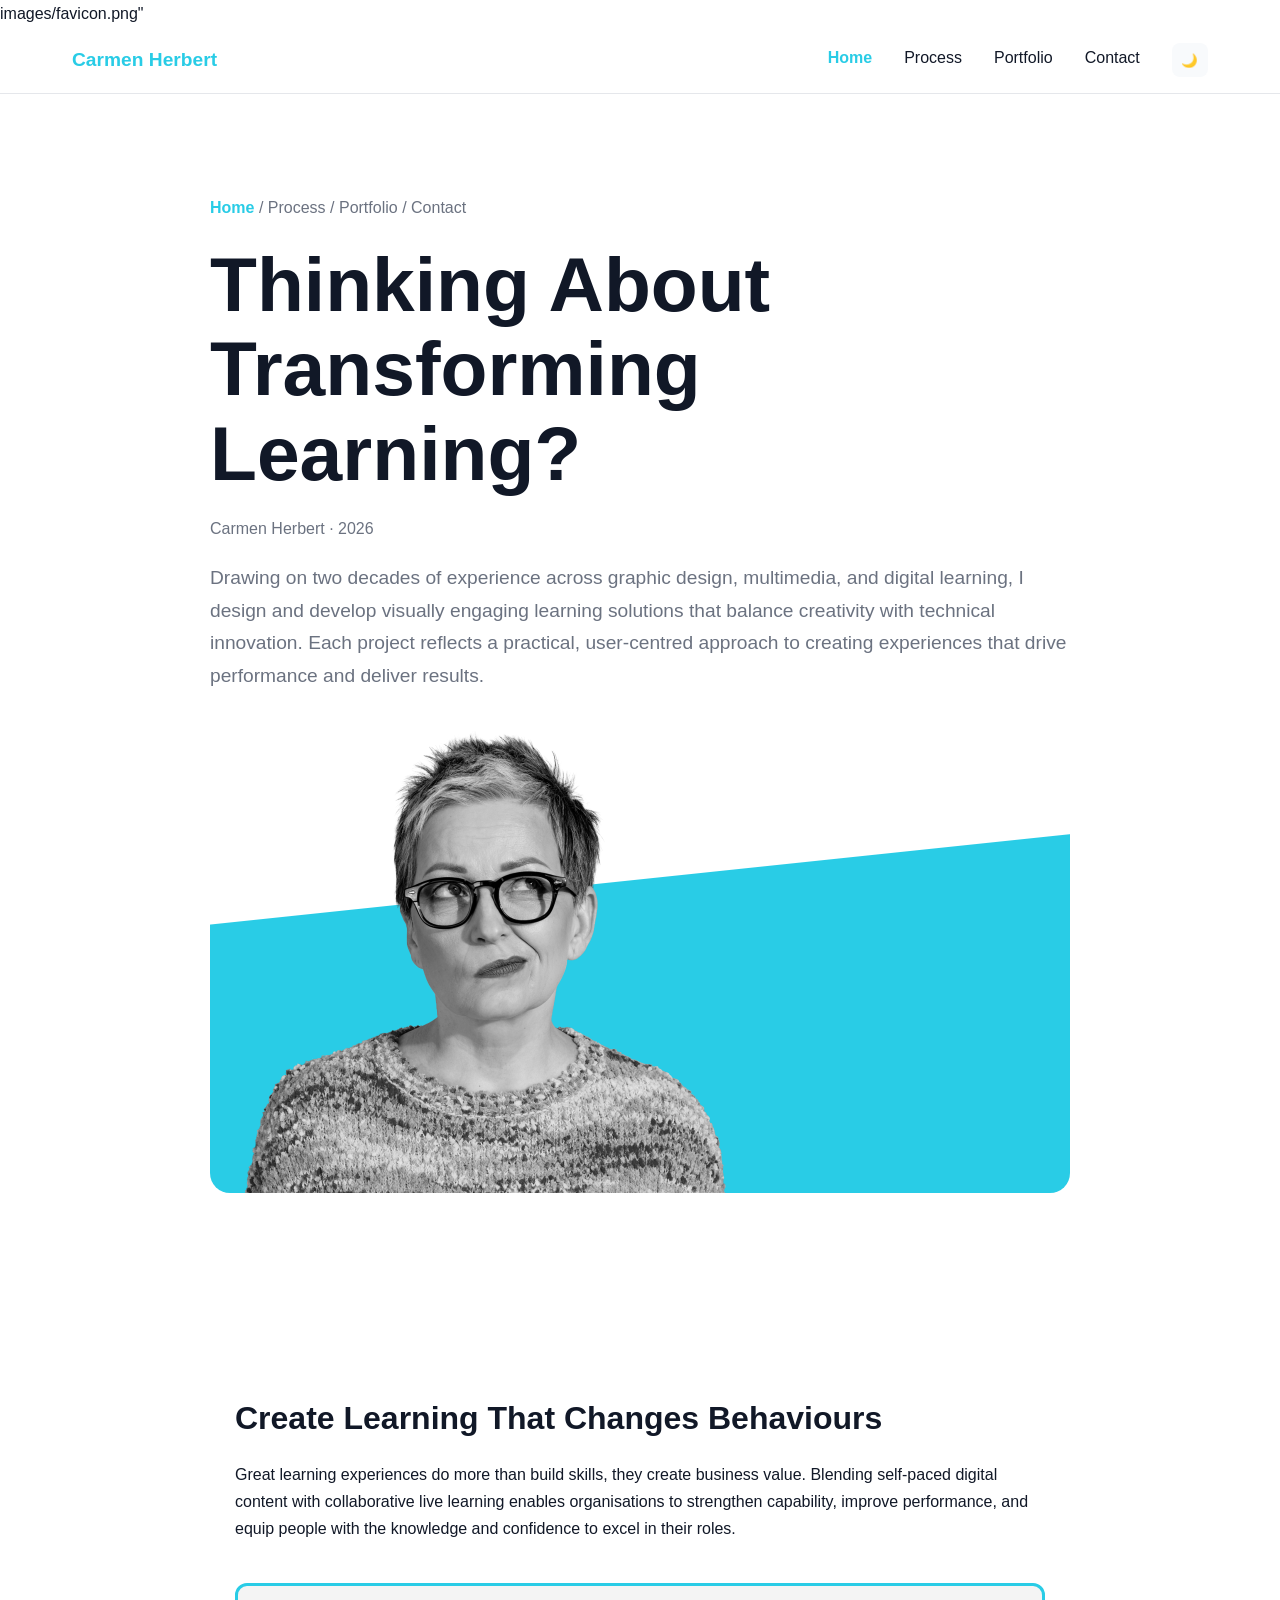
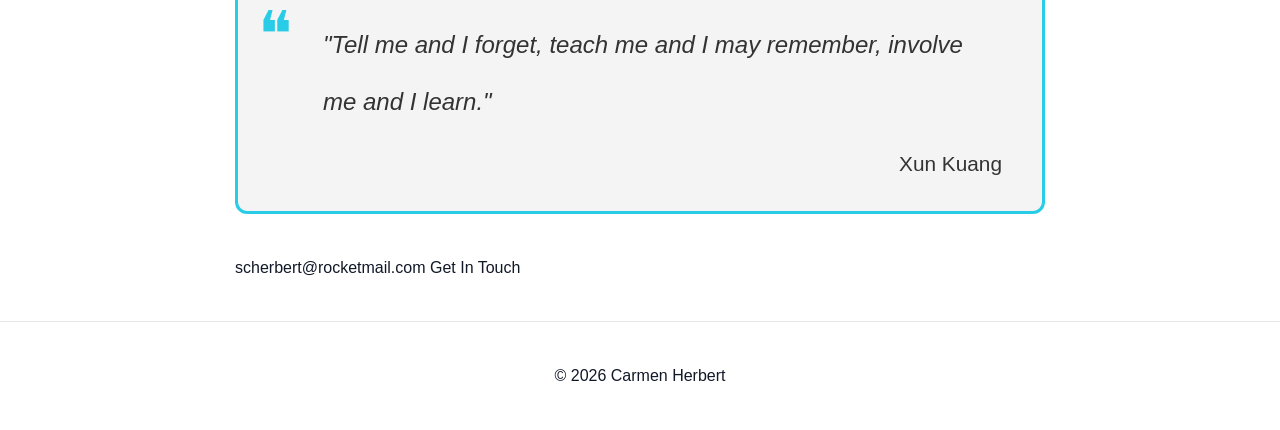
<file: index.html>
<!DOCTYPE html>
<html lang="en">
<head>
<meta charset="UTF-8">
<meta name="viewport" content="width=device-width, initial-scale=1.0">

<title>Carmen Herbert | Learning Experience Portfolio</title>
<link>images/favicon.png"</link>
<style>

:root{
    --bg:#ffffff;
    --text:#111827;
    --muted:#6b7280;
    --card:#f8fafc;
    --border:#e5e7eb;
}

.dark{
    --bg:#0f172a;
    --text:#f8fafc;
    --muted:#94a3b8;
    --card:#1e293b;
    --border:#334155;
}

*{
    margin:0;
    padding:0;
    box-sizing:border-box;
}

html{
    scroll-behavior:smooth;
}

body{
    font-family:Arial, Helvetica, sans-serif;
    background:var(--bg);
    color:var(--text);
    line-height:1.7;
    transition:.3s ease;
}

/* NAVIGATION */

.menu a{
    text-decoration:none;
    color:var(--muted);
    padding-bottom:5px;
}

.menu a:hover{
    color:var(--text);
}

.menu a.active{
    color:#29cce6;
    font-weight:700;
}

.menu a{
    text-decoration:none;
    color:var(--text);
    transition:.3s;
}

.menu a:hover{
    color:#29cce6;
}

header{
    position:sticky;
    top:0;
    background:var(--bg);
    border-bottom:1px solid var(--border);
    z-index:1000;
}

.nav{
    max-width:1200px;
    margin:auto;
    padding:1rem 2rem;

    display:flex;
    justify-content:space-between;
    align-items:center;
}

.logo{
    font-weight:bold;
    font-size:1.2rem;
    color:#29cce6;
}

.menu{
    display:flex;
    align-items:center;
    gap:2rem;
}

.menu a{
    text-decoration:none;
    color:var(--text);
}

.theme-btn{
    border:none;
    background:var(--card);
    color:var(--text);
    padding:.6rem;
    border-radius:8px;
    cursor:pointer;
}

.hamburger{
    display:none;
    background:none;
    border:none;
    color:var(--text);
    font-size:1.5rem;
    cursor:pointer;
}

/* HERO */

.hero{
    max-width:900px;
    margin:auto;
    padding:100px 20px 60px;
}
.hero-image{
    width:100%;
    max-width:1100px;
    height:500px;
    margin:0 auto 50px;

    background-size:cover;
    background-position:center;
    background-repeat:no-repeat;

    border-radius:20px;
}

.home-hero{
    background-image:url('images/home-hero.png');
}

.process-hero{
    background-image:url('images/process-hero.png');
}

.portfolio-hero{
    background-image:url('images/portfolio-hero.png');
}

.contact-hero{
    background-image:url('images/contact-hero.png');
}
    
.breadcrumbs{
    color:var(--muted);
    margin-bottom:20px;
}
.breadcrumbs a{
    color:var(--muted);
    text-decoration:none;
    transition:.3s;
}
.breadcrumbs a:hover{
    color:#29cce6;
}
.breadcrumbs a.active{
    color:#29cce6;
    font-weight:bold;
}

.hero h1{
    font-size:clamp(3rem,6vw,5rem);
    line-height:1.1;
    margin-bottom:20px;
}

.meta{
    color:var(--muted);
    margin-bottom:20px;
}

.intro{
    font-size:1.2rem;
    color:var(--muted);
}

/* CONTENT */

.content{
    max-width:850px;
    margin:auto;
    padding:40px 20px;
}

.content h2{
    margin:3rem 0 1rem;
    font-size:2rem;
}

.content p{
    margin-bottom:1.25rem;
}

.callout{
    background:#f4f4f4;
    border:3px solid #29cce6;
    border-radius:12px;
    padding:30px 40px;
    margin:40px 0;
    position:relative;
}

.callout::before{
    content:"❝";
    position:absolute;
    top:18px;
    left:20px;
    font-size:4rem;
    line-height:1;
    color:#29cce6;
    font-family:Georgia, serif;
}

.callout p:first-of-type{
    margin-left:45px;
    margin-bottom:15px;
    font-size:1.5rem;
    font-style:italic;
    color:#333;
    line-height:2.4;
}

.callout p:last-of-type{
    text-align:right;
    margin-bottom:0;
    font-size:1.3rem;
    color:#333;
}
.portfolio-slider::before,
.portfolio-slider::after {
    content: "";
    position: absolute;
    top: 0;
    width: 120px;
    height: 100%;
    z-index: 2;
}

.portfolio-slider::before {
    left: 0;
    background: linear-gradient(to right, white, transparent);
}

.portfolio-slider::after {
    right: 0;
    background: linear-gradient(to left, white, transparent);
}
/* PLACEHOLDER IMAGES */

.placeholder{
    background:var(--card);
    border:2px dashed var(--border);
    border-radius:20px;

    display:flex;
    justify-content:center;
    align-items:center;

    color:var(--muted);
    font-weight:bold;
    text-align:center;
}

.hero-placeholder{
    height:500px;
    margin:0 auto 50px;
    max-width:1100px;
}

.project-placeholder{
    height:300px;
    margin-bottom:20px;
}

/* PROJECT CARD */

.project-card{
    border:1px solid var(--border);
    border-radius:20px;
    padding:20px;
    margin:40px 0;
    transition:.3s ease;
}

.project-card:hover{
    transform:translateY(-5px);
}

.button{
    display:inline-block;
    background:#2563eb;
    color:white;
    text-decoration:none;
    padding:12px 20px;
    border-radius:10px;
    margin-top:10px;
}

/* CTA */

.cta{
    background:var(--card);
    text-align:center;
    padding:80px 20px;
    margin-top:60px;
}

.cta h2{
    margin-bottom:15px;
}

/* FOOTER */

footer{
    text-align:center;
    padding:40px;
    border-top:1px solid var(--border);
}

/* ANIMATION */

.reveal{
    opacity:0;
    transform:translateY(40px);
    transition:.8s ease;
}

.reveal.active{
    opacity:1;
    transform:translateY(0);
}
/* PORTFOLIO SLIDER */

.portfolio-slider{
    width:100%;
    overflow:hidden;
    position:relative;
    padding:20px 0;
}

.slider-track{
    display:flex;
    gap:20px;
    width:max-content;
    animation:scroll 30s linear infinite;
}
@media(max-width:768px){
    /* PORTFOLIO SLIDER */

.portfolio-slider{
    width:100%;
    overflow:hidden;
    position:relative;
    padding:20px 0;
}

.slider-track{
    display:flex;
    gap:20px;
    width:max-content;
    animation:scroll 30s linear infinite;
}

.slide{
    width:400px;
    height:250px;
    flex-shrink:0;

    background:#d9d9d9;
    border-radius:16px;

    display:flex;
    align-items:center;
    justify-content:center;

    font-weight:bold;
    color:#666;

    box-shadow:0 8px 20px rgba(0,0,0,.15);
}

@keyframes scroll{

    from{
        transform:translateX(0);
    }

    to{
        transform:translateX(-50%);
    }

}
.slide{
    width:400px;
    height:250px;
    flex-shrink:0;

    background:linear-gradient(
        135deg,
        #d9d9d9,
        #bdbdbd
    );

    border-radius:16px;

    display:flex;
    align-items:center;
    justify-content:center;

    font-weight:bold;
    color:#666;

    box-shadow:0 8px 20px rgba(0,0,0,.15);
}

@keyframes scroll{

    from{
        transform:translateX(0);
    }

    to{
        transform:translateX(-50%);
    }

}
    
/* MOBILE */

@media(max-width:768px){

    .hamburger{
        display:block;
    }

    .menu{
        display:none;
        position:absolute;
        top:70px;
        left:0;
        right:0;
        background:var(--bg);
        flex-direction:column;
        padding:2rem;
        border-bottom:1px solid var(--border);
    }

    .menu.active{
        display:flex;
    }

    .hero h1{
        font-size:3rem;
    }
}

</style>

</head>

<body>

<header>

<nav class="nav">

<div class="logo">
Carmen Herbert
</div>

<button id="menu-toggle" class="hamburger">
☰
</button>

<div class="menu" id="menu">

<a href="index.html">Home</a>
<a href="process.html">Process</a>
<a href="portfolio.html">Portfolio</a>
<a href="contact.html">Contact</a>

<button id="theme-toggle" class="theme-btn">
🌙
</button>

</div>

</nav>

</header>

<main>

<section id="home" class="hero reveal">

<div class="breadcrumbs">

<a href="index.html">Home</a>
<span>/</span>

<a href="process.html">Process</a>
<span>/</span>

<a href="portfolio.html">Portfolio</a>
<span>/</span>

<a href="contact.html">Contact</a>

</div>

<h1>
Thinking About Transforming Learning?
</h1>

<div class="meta">
Carmen Herbert · 2026
</div>

<p class="intro">
Drawing on two decades of experience across graphic design, multimedia, and digital learning, I design and develop visually engaging learning solutions that balance creativity with technical innovation. Each project reflects a practical, user-centred approach to creating experiences that drive performance and deliver results.

<div class="hero-image home-hero"></div>
</section>

<section id="process" class="content reveal">

<h2>Create Learning That Changes Behaviours</h2>

<p>
Great learning experiences do more than build skills, they create business value. Blending self-paced digital content with collaborative live learning enables organisations to strengthen capability, improve performance, and equip people with the knowledge and confidence to excel in their roles.
</p>


<div class="callout">

<p>
"Tell me and I forget, teach me and I may remember, involve me and I learn."
</p>
    <p>
Xun Kuang</p>

</div>


scherbert@rocketmail.com
Get In Touch
</a>

</section>

</main>

<footer>

<p>© 2026 Carmen Herbert</p>

</footer>

<script>

/* Dark Mode */

const themeToggle =
document.getElementById("theme-toggle");

themeToggle.addEventListener("click",()=>{

document.body.classList.toggle("dark");

themeToggle.textContent =
document.body.classList.contains("dark")
? "☀️"
: "🌙";

});

/* Mobile Menu */

const menu =
document.getElementById("menu");

document
.getElementById("menu-toggle")
.addEventListener("click",()=>{

menu.classList.toggle("active");

});

/* Active Page */
 

document.addEventListener("DOMContentLoaded", () => {
 
    const currentPage =
        window.location.pathname.split("/").pop() || "index.html";

    document
        .querySelectorAll(".menu a, .breadcrumbs a")
        .forEach(link => {

            const href = link.getAttribute("href");
    
            if (
                href.toLowerCase() ===
                currentPage.toLowerCase()
            ) {
                link.classList.add("active");
            }
        });
});

    
/* Scroll Animation */

const observer =
new IntersectionObserver(entries=>{

entries.forEach(entry=>{

if(entry.isIntersecting){

entry.target.classList.add("active");

}

});

});

document
.querySelectorAll(".reveal")
.forEach(el=>observer.observe(el));

</script>

</body>
</html>
</file>
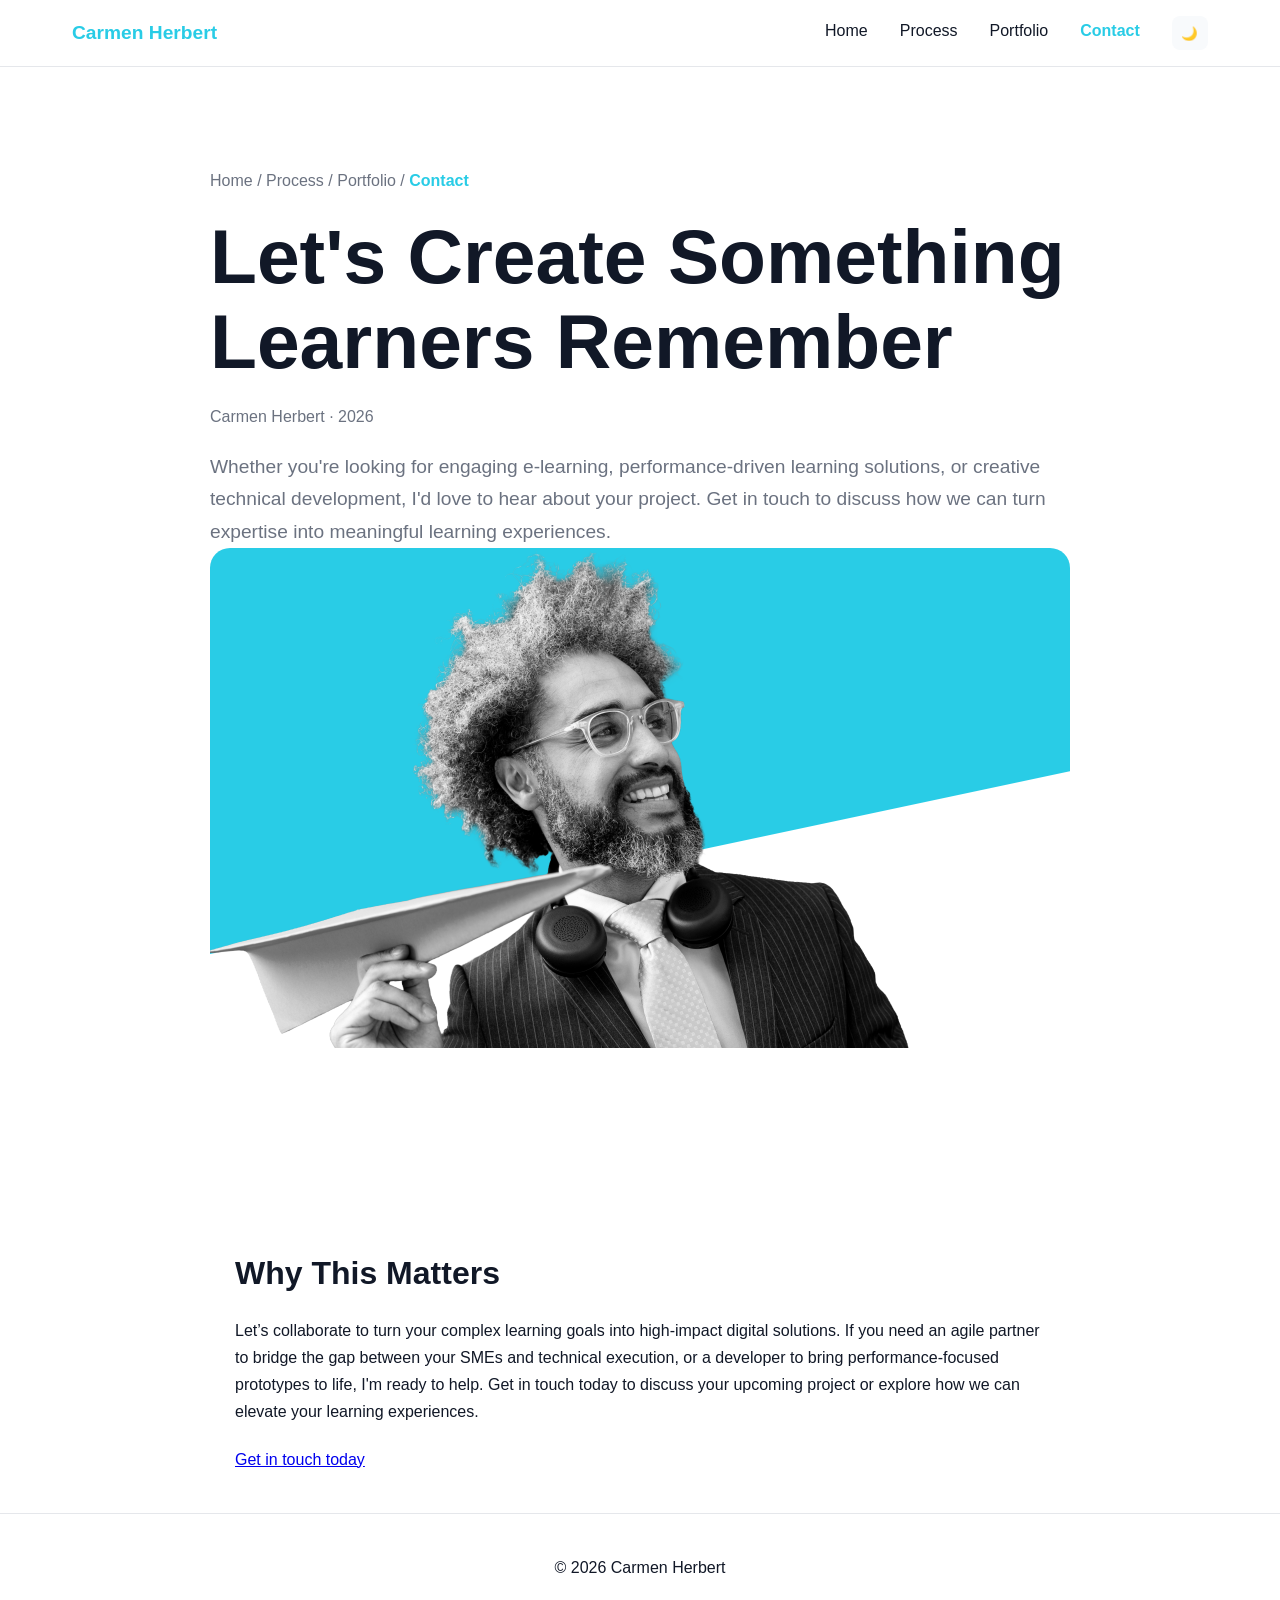
<file: contact.html>
<!DOCTYPE html>
<html lang="en">
<head>
<meta charset="UTF-8">
<meta name="viewport" content="width=device-width, initial-scale=1.0">

<title>Carmen Herbert | Learning Experience Portfolio</title>

<style>

:root{
    --bg:#ffffff;
    --text:#111827;
    --muted:#6b7280;
    --card:#f8fafc;
    --border:#e5e7eb;
}

.dark{
    --bg:#0f172a;
    --text:#f8fafc;
    --muted:#94a3b8;
    --card:#1e293b;
    --border:#334155;
}

*{
    margin:0;
    padding:0;
    box-sizing:border-box;
}

html{
    scroll-behavior:smooth;
}

body{
    font-family:Arial, Helvetica, sans-serif;
    background:var(--bg);
    color:var(--text);
    line-height:1.7;
    transition:.3s ease;
}

/* NAVIGATION */

.menu a{
    text-decoration:none;
    color:var(--muted);
    padding-bottom:5px;
}

.menu a:hover{
    color:var(--text);
}

.menu a.active{
    color:#29cce6;
    font-weight:700;
}

.menu a{
    text-decoration:none;
    color:var(--text);
    transition:.3s;
}

.menu a:hover{
    color:#29cce6;
}

header{
    position:sticky;
    top:0;
    background:var(--bg);
    border-bottom:1px solid var(--border);
    z-index:1000;
}

.nav{
    max-width:1200px;
    margin:auto;
    padding:1rem 2rem;

    display:flex;
    justify-content:space-between;
    align-items:center;
}

.logo{
    font-weight:bold;
    font-size:1.2rem;
    color:#29cce6;
}

.menu{
    display:flex;
    align-items:center;
    gap:2rem;
}

.menu a{
    text-decoration:none;
    color:var(--text);
}

.theme-btn{
    border:none;
    background:var(--card);
    color:var(--text);
    padding:.6rem;
    border-radius:8px;
    cursor:pointer;
}

.hamburger{
    display:none;
    background:none;
    border:none;
    color:var(--text);
    font-size:1.5rem;
    cursor:pointer;
}

/* HERO */

.hero{
    max-width:900px;
    margin:auto;
    padding:100px 20px 60px;
}
.hero-image{
    width:100%;
    max-width:1100px;
    height:500px;
    margin:0 auto 50px;

    background-size:cover;
    background-position:center;
    background-repeat:no-repeat;

    border-radius:20px;
}

.home-hero{
    background-image:url('images/home-hero.png');
}

.process-hero{
    background-image:url('images/process-hero.png');
}

.portfolio-hero{
    background-image:url('images/portfolio-hero.png');
}

.contact-hero{
    background-image:url('images/contact-hero.png');
}
    
.breadcrumbs{
    color:var(--muted);
    margin-bottom:20px;
}
.breadcrumbs a{
    color:var(--muted);
    text-decoration:none;
    transition:.3s;
}
.breadcrumbs a:hover{
    color:#29cce6;
}
.breadcrumbs a.active{
    color:#29cce6;
    font-weight:bold;
}

.hero h1{
    font-size:clamp(3rem,6vw,5rem);
    line-height:1.1;
    margin-bottom:20px;
}

.meta{
    color:var(--muted);
    margin-bottom:20px;
}

.intro{
    font-size:1.2rem;
    color:var(--muted);
}

/* CONTENT */

.content{
    max-width:850px;
    margin:auto;
    padding:40px 20px;
}

.content h2{
    margin:3rem 0 1rem;
    font-size:2rem;
}

.content p{
    margin-bottom:1.25rem;
}

.callout{
    background:var(--card);
    padding:30px;
    border-radius:20px;
    margin:40px 0;
}

/* PLACEHOLDER IMAGES */

.placeholder{
    background:var(--card);
    border:2px dashed var(--border);
    border-radius:20px;

    display:flex;
    justify-content:center;
    align-items:center;

    color:var(--muted);
    font-weight:bold;
    text-align:center;
}

.hero-placeholder{
    height:500px;
    margin:0 auto 50px;
    max-width:1100px;
}

.project-placeholder{
    height:300px;
    margin-bottom:20px;
}

/* PROJECT CARD */

.project-card{
    border:1px solid var(--border);
    border-radius:20px;
    padding:20px;
    margin:40px 0;
    transition:.3s ease;
}

.project-card:hover{
    transform:translateY(-5px);
}

.button{
    display:inline-block;
    background:#2563eb;
    color:white;
    text-decoration:none;
    padding:12px 20px;
    border-radius:10px;
    margin-top:10px;
}

/* CTA */

.cta{
    background:var(--card);
    text-align:center;
    padding:80px 20px;
    margin-top:60px;
}

.cta h2{
    margin-bottom:15px;
}

/* FOOTER */

footer{
    text-align:center;
    padding:40px;
    border-top:1px solid var(--border);
}

/* ANIMATION */

.reveal{
    opacity:0;
    transform:translateY(40px);
    transition:.8s ease;
}

.reveal.active{
    opacity:1;
    transform:translateY(0);
}

/* MOBILE */

@media(max-width:768px){

    .hamburger{
        display:block;
    }

    .menu{
        display:none;
        position:absolute;
        top:70px;
        left:0;
        right:0;
        background:var(--bg);
        flex-direction:column;
        padding:2rem;
        border-bottom:1px solid var(--border);
    }

    .menu.active{
        display:flex;
    }

    .hero h1{
        font-size:3rem;
    }
}

</style>

</head>

<body>

<header>

<nav class="nav">

<div class="logo">
Carmen Herbert
</div>

<button id="menu-toggle" class="hamburger">
☰
</button>

<div class="menu" id="menu">

<a href="index.html">Home</a>
<a href="process.html">Process</a>
<a href="portfolio.html">Portfolio</a>
<a href="contact.html">Contact</a>

<button id="theme-toggle" class="theme-btn">
🌙
</button>

</div>

</nav>

</header>

<main>

<section id="home" class="hero reveal">

<div class="breadcrumbs">

<a href="index.html">Home</a>
<span>/</span>

<a href="process.html">Process</a>
<span>/</span>

<a href="portfolio.html">Portfolio</a>
<span>/</span>

<a href="contact.html">Contact</a>

</div>

<h1>
Let's Create Something Learners Remember
</h1>

<div class="meta">
Carmen Herbert · 2026
</div>

<p class="intro">
Whether you're looking for engaging e-learning, performance-driven learning solutions, or creative technical development, I'd love to hear about your project. Get in touch to discuss how we can turn expertise into meaningful learning experiences.
</p>

    
<div class="hero-image contact-hero"></div>
</section>



<section id="process" class="content reveal">

<h2>Why This Matters</h2>

<p>
Let’s collaborate to turn your complex learning goals into high-impact digital solutions. If you need an agile partner to bridge the gap between your SMEs and technical execution, or a developer to bring performance-focused prototypes to life, I'm ready to help. Get in touch today to discuss your upcoming project or explore how we can elevate your learning experiences.
</p>



<a href="mailto:scherbert@rocketmail.com">Get in touch today</a>
</a>

</section>

</main>

<footer>

<p>© 2026 Carmen Herbert</p>

</footer>

<script>

/* Dark Mode */

const themeToggle =
document.getElementById("theme-toggle");

themeToggle.addEventListener("click",()=>{

document.body.classList.toggle("dark");

themeToggle.textContent =
document.body.classList.contains("dark")
? "☀️"
: "🌙";

});

/* Mobile Menu */

const menu =
document.getElementById("menu");

document
.getElementById("menu-toggle")
.addEventListener("click",()=>{

menu.classList.toggle("active");

});

/* Active Page */
 

document.addEventListener("DOMContentLoaded", () => {
 
    const currentPage =
        window.location.pathname.split("/").pop() || "index.html";

    document
        .querySelectorAll(".menu a, .breadcrumbs a")
        .forEach(link => {

            const href = link.getAttribute("href");
    
            if (
                href.toLowerCase() ===
                currentPage.toLowerCase()
            ) {
                link.classList.add("active");
            }
        });
});

    
/* Scroll Animation */

const observer =
new IntersectionObserver(entries=>{

entries.forEach(entry=>{

if(entry.isIntersecting){

entry.target.classList.add("active");

}

});

});

document
.querySelectorAll(".reveal")
.forEach(el=>observer.observe(el));

</script>

</body>
</html>
</file>
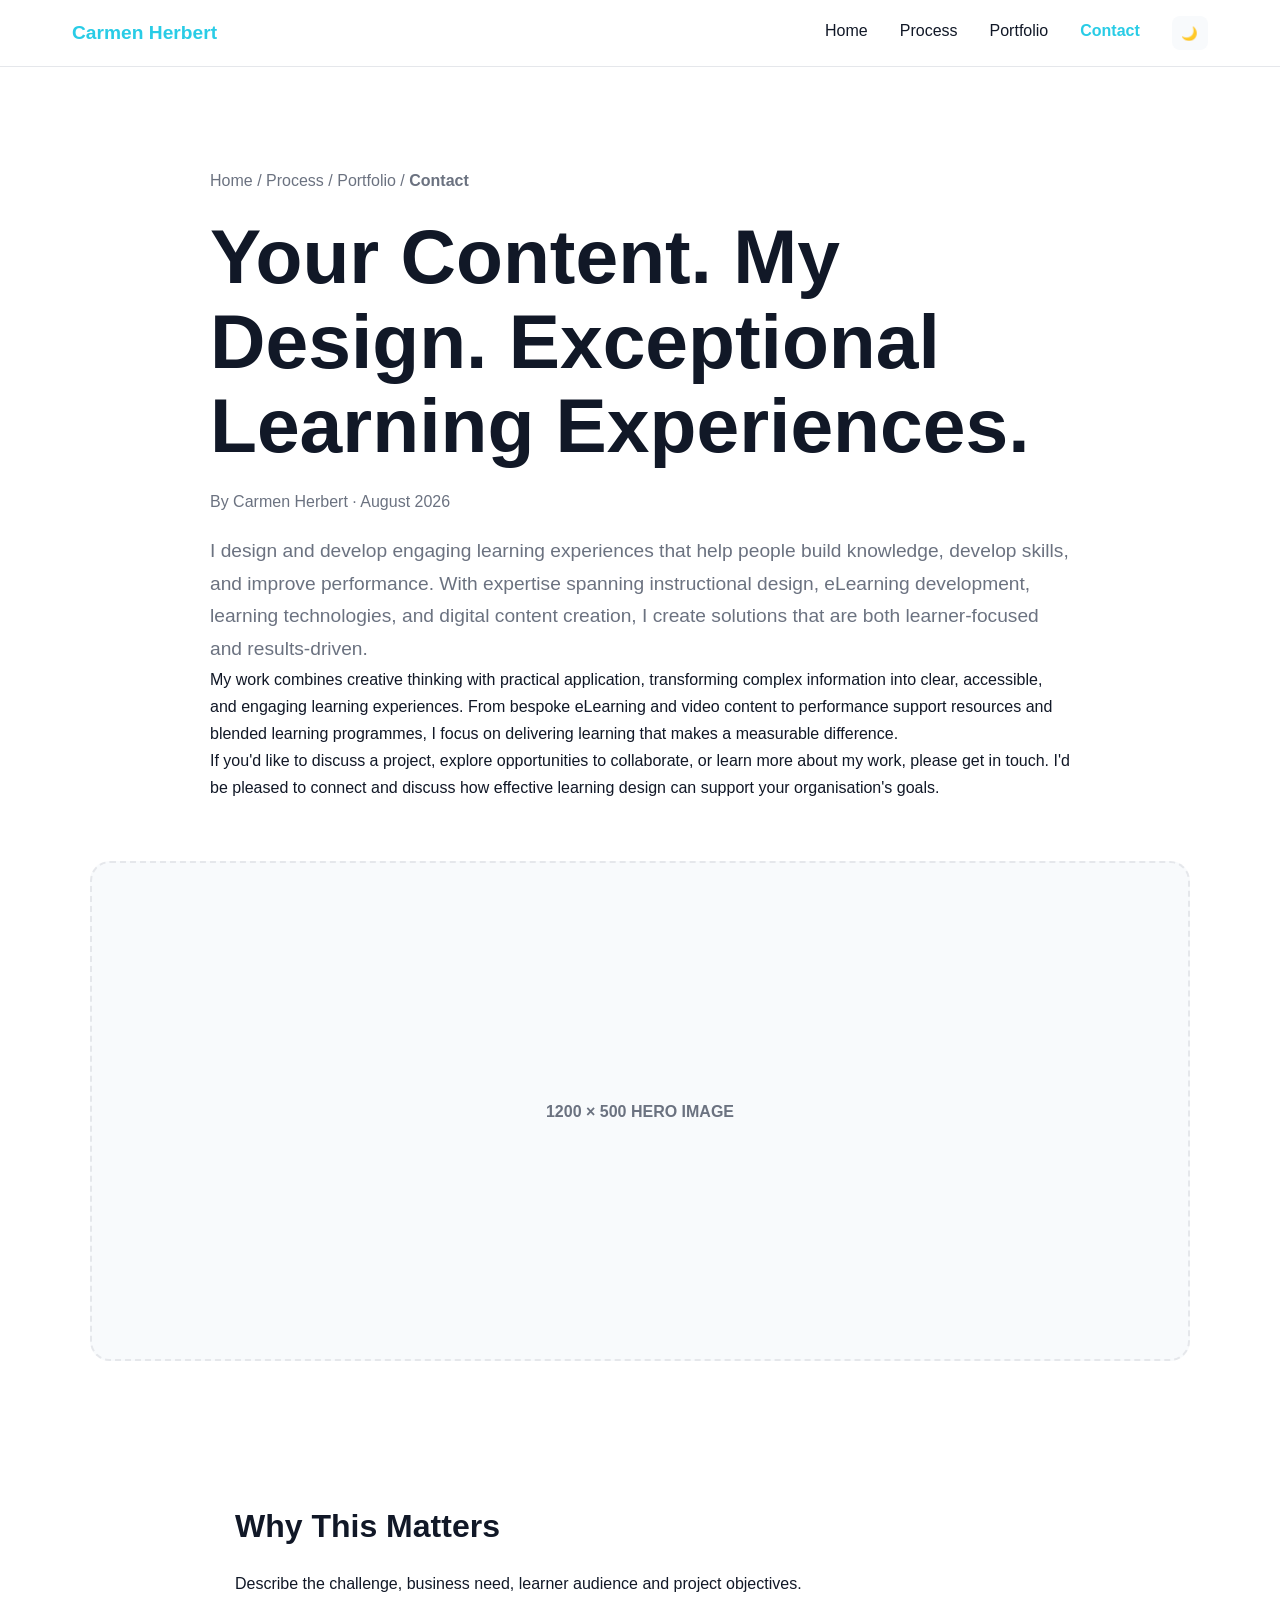
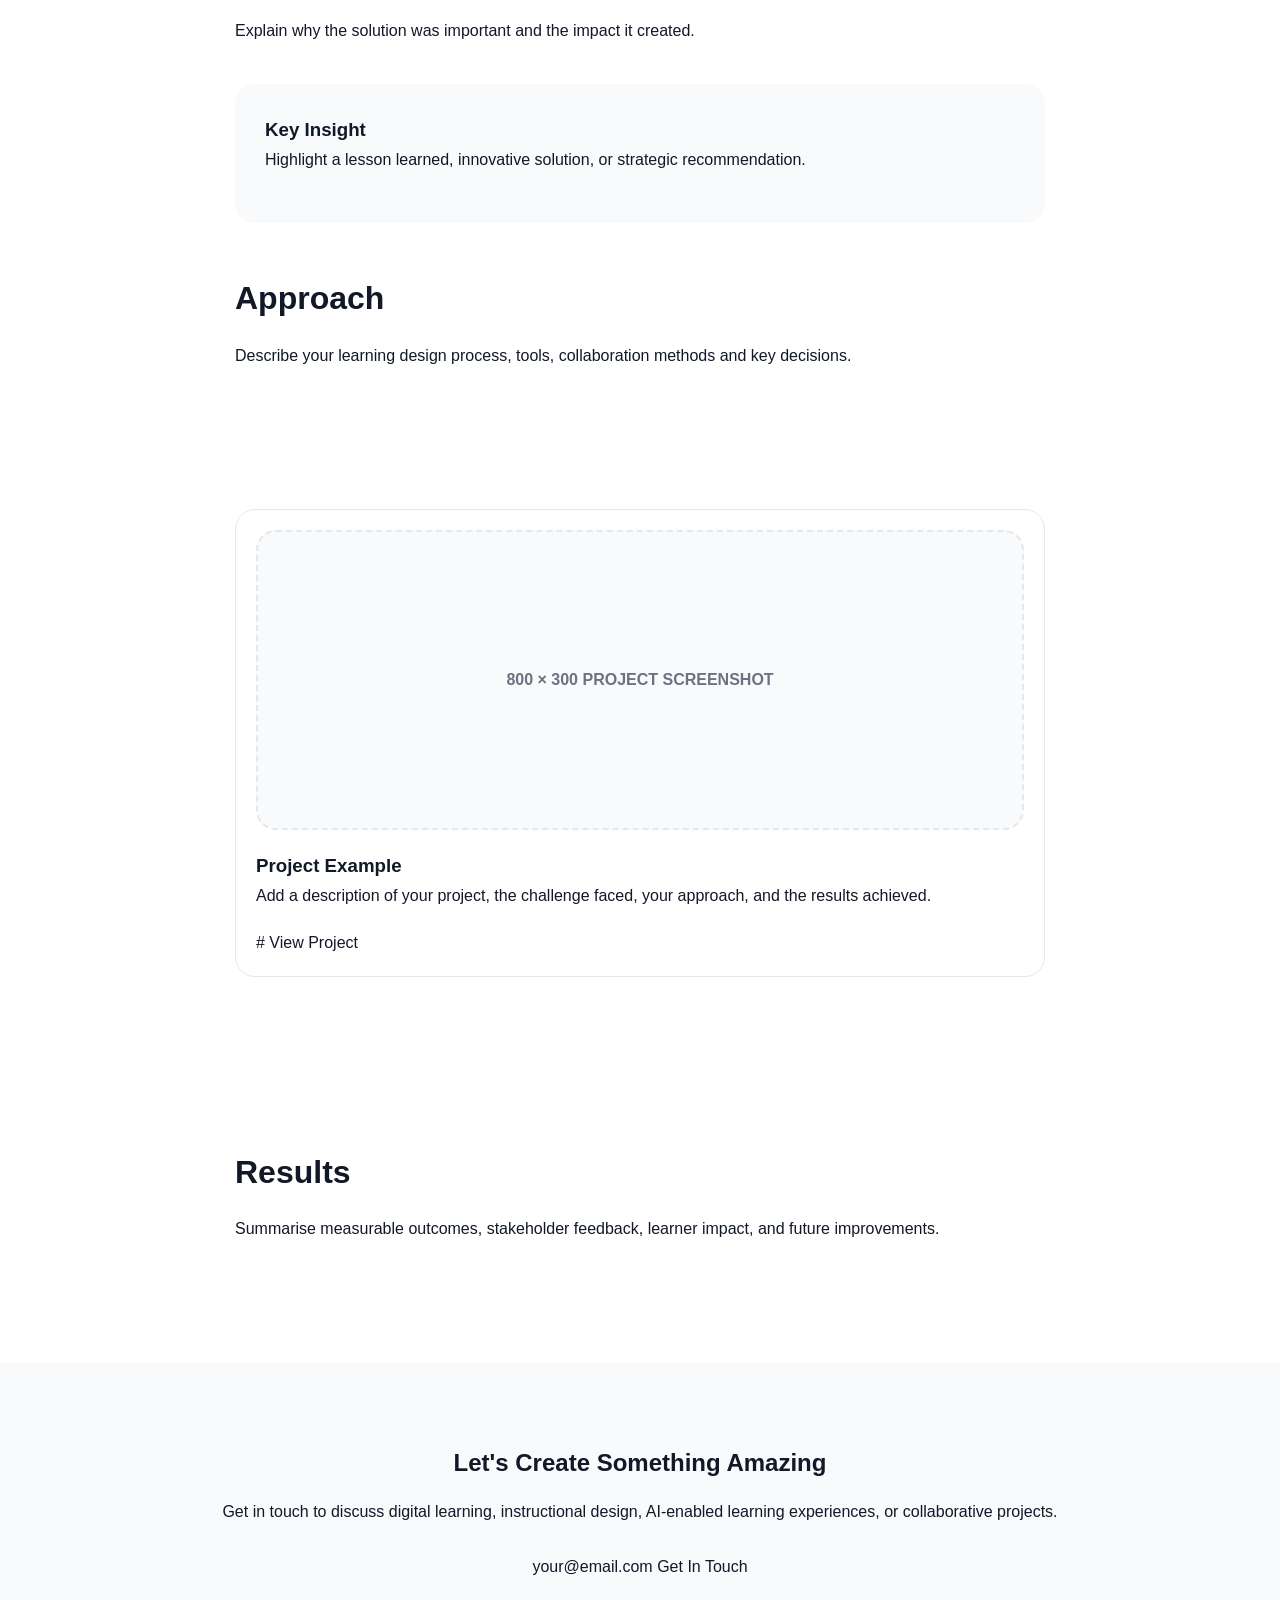
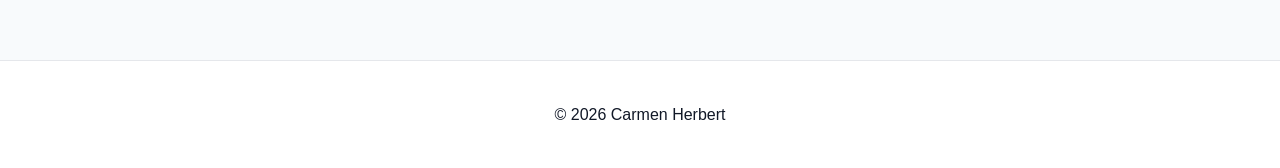
<file: Contact.html>
<!DOCTYPE html>
<html lang="en">
<head>
<meta charset="UTF-8">
<meta name="viewport" content="width=device-width, initial-scale=1.0">

<title>Carmen Herbert | Learning Experience Portfolio</title>

<style>

:root{
    --bg:#ffffff;
    --text:#111827;
    --muted:#6b7280;
    --card:#f8fafc;
    --border:#e5e7eb;
}

.dark{
    --bg:#0f172a;
    --text:#f8fafc;
    --muted:#94a3b8;
    --card:#1e293b;
    --border:#334155;
}

*{
    margin:0;
    padding:0;
    box-sizing:border-box;
}

html{
    scroll-behavior:smooth;
}

body{
    font-family:Arial, Helvetica, sans-serif;
    background:var(--bg);
    color:var(--text);
    line-height:1.7;
    transition:.3s ease;
}

/* NAVIGATION */

.menu a{
    text-decoration:none;
    color:var(--muted);
    padding-bottom:5px;
}

.menu a:hover{
    color:var(--text);
}

.menu a.active{
    color:#29cce6;
    font-weight:700;
}

.menu a{
    text-decoration:none;
    color:var(--text);
    transition:.3s;
}

.menu a:hover{
    color:#29cce6;
}

header{
    position:sticky;
    top:0;
    background:var(--bg);
    border-bottom:1px solid var(--border);
    z-index:1000;
}

.nav{
    max-width:1200px;
    margin:auto;
    padding:1rem 2rem;

    display:flex;
    justify-content:space-between;
    align-items:center;
}

.logo{
    font-weight:bold;
    font-size:1.2rem;
    color:#29cce6;
}

.menu{
    display:flex;
    align-items:center;
    gap:2rem;
}

.menu a{
    text-decoration:none;
    color:var(--text);
}

.theme-btn{
    border:none;
    background:var(--card);
    color:var(--text);
    padding:.6rem;
    border-radius:8px;
    cursor:pointer;
}

.hamburger{
    display:none;
    background:none;
    border:none;
    color:var(--text);
    font-size:1.5rem;
    cursor:pointer;
}

/* HERO */

.hero{
    max-width:900px;
    margin:auto;
    padding:100px 20px 60px;
}

.breadcrumbs{
    color:var(--muted);
    margin-bottom:20px;
}
.breadcrumbs a{
    color:var(--muted);
    text-decoration:none;
    transition:.3s;
}
.breadcrumbs a:hover{
    color:#29cce6;
}
.breadcrumbs a.active{
    color:##29cce6;
    font-weight:bold;
}

.hero h1{
    font-size:clamp(3rem,6vw,5rem);
    line-height:1.1;
    margin-bottom:20px;
}

.meta{
    color:var(--muted);
    margin-bottom:20px;
}

.intro{
    font-size:1.2rem;
    color:var(--muted);
}

/* CONTENT */

.content{
    max-width:850px;
    margin:auto;
    padding:40px 20px;
}

.content h2{
    margin:3rem 0 1rem;
    font-size:2rem;
}

.content p{
    margin-bottom:1.25rem;
}

.callout{
    background:var(--card);
    padding:30px;
    border-radius:20px;
    margin:40px 0;
}

/* PLACEHOLDER IMAGES */

.placeholder{
    background:var(--card);
    border:2px dashed var(--border);
    border-radius:20px;

    display:flex;
    justify-content:center;
    align-items:center;

    color:var(--muted);
    font-weight:bold;
    text-align:center;
}

.hero-placeholder{
    height:500px;
    margin:0 auto 50px;
    max-width:1100px;
}

.project-placeholder{
    height:300px;
    margin-bottom:20px;
}

/* PROJECT CARD */

.project-card{
    border:1px solid var(--border);
    border-radius:20px;
    padding:20px;
    margin:40px 0;
    transition:.3s ease;
}

.project-card:hover{
    transform:translateY(-5px);
}

.button{
    display:inline-block;
    background:#2563eb;
    color:white;
    text-decoration:none;
    padding:12px 20px;
    border-radius:10px;
    margin-top:10px;
}

/* CTA */

.cta{
    background:var(--card);
    text-align:center;
    padding:80px 20px;
    margin-top:60px;
}

.cta h2{
    margin-bottom:15px;
}

/* FOOTER */

footer{
    text-align:center;
    padding:40px;
    border-top:1px solid var(--border);
}

/* ANIMATION */

.reveal{
    opacity:0;
    transform:translateY(40px);
    transition:.8s ease;
}

.reveal.active{
    opacity:1;
    transform:translateY(0);
}

/* MOBILE */

@media(max-width:768px){

    .hamburger{
        display:block;
    }

    .menu{
        display:none;
        position:absolute;
        top:70px;
        left:0;
        right:0;
        background:var(--bg);
        flex-direction:column;
        padding:2rem;
        border-bottom:1px solid var(--border);
    }

    .menu.active{
        display:flex;
    }

    .hero h1{
        font-size:3rem;
    }
}

</style>

</head>

<body>

<header>

<nav class="nav">

<div class="logo">
Carmen Herbert
</div>

<button id="menu-toggle" class="hamburger">
☰
</button>

<div class="menu" id="menu">

<a href="index.html">Home</a>
<a href="Process.html">Process</a>
<a href="Portfolio.html">Portfolio</a>
<a href="Contact.html">Contact</a>

<button id="theme-toggle" class="theme-btn">
🌙
</button>

</div>

</nav>

</header>

<main>

<section id="home" class="hero reveal">

<div class="breadcrumbs">

<a href="index.html">Home</a>
<span>/</span>

<a href="Process.html">Process</a>
<span>/</span>

<a href="Portfolio.html">Portfolio</a>
<span>/</span>

<a href="Contact.html">Contact</a>

</div>

<h1>
Your Content. My Design. Exceptional Learning Experiences.
</h1>

<div class="meta">
By Carmen Herbert · August 2026
</div>

<p class="intro">
I design and develop engaging learning experiences that help people build knowledge, develop skills, and improve performance. With expertise spanning instructional design, eLearning development, learning technologies, and digital content creation, I create solutions that are both learner-focused and results-driven.

<p>My work combines creative thinking with practical application, transforming complex information into clear, accessible, and engaging learning experiences. From bespoke eLearning and video content to performance support resources and blended learning programmes, I focus on delivering learning that makes a measurable difference.

</p>If you'd like to discuss a project, explore opportunities to collaborate, or learn more about my work, please get in touch. I'd be pleased to connect and discuss how effective learning design can support your organisation's goals.
</section>

<div class="placeholder hero-placeholder reveal">
1200 × 500 HERO IMAGE
</div>

<section id="process" class="content reveal">

<h2>Why This Matters</h2>

<p>
Describe the challenge, business need, learner audience and project objectives.
</p>

<p>
Explain why the solution was important and the impact it created.
</p>

<div class="callout">

<h3>Key Insight</h3>

<p>
Highlight a lesson learned, innovative solution, or strategic recommendation.
</p>

</div>

<h2>Approach</h2>

<p>
Describe your learning design process, tools, collaboration methods and key decisions.
</p>

</section>

<section id="portfolio" class="content reveal">

<div class="project-card">

<div class="placeholder project-placeholder">
800 × 300 PROJECT SCREENSHOT
</div>

<h3>Project Example</h3>

<p>
Add a description of your project, the challenge faced, your approach, and the results achieved.
</p>

#
View Project
</a>

</div>

</section>

<section class="content reveal">

<h2>Results</h2>

<p>
Summarise measurable outcomes, stakeholder feedback, learner impact, and future improvements.
</p>

</section>

<section id="contact" class="cta reveal">

<h2>
Let's Create Something Amazing
</h2>

<p>
Get in touch to discuss digital learning, instructional design, AI-enabled learning experiences, or collaborative projects.
</p>

<br>

your@email.com
Get In Touch
</a>

</section>

</main>

<footer>

<p>© 2026 Carmen Herbert</p>

</footer>

<script>

/* Dark Mode */

const themeToggle =
document.getElementById("theme-toggle");

themeToggle.addEventListener("click",()=>{

document.body.classList.toggle("dark");

themeToggle.textContent =
document.body.classList.contains("dark")
? "☀️"
: "🌙";

});

/* Mobile Menu */

const menu =
document.getElementById("menu");

document
.getElementById("menu-toggle")
.addEventListener("click",()=>{

menu.classList.toggle("active");

});

/* Active Page */
 

document.addEventListener("DOMContentLoaded", () => {
 
    const currentPage =
        window.location.pathname.split("/").pop() || "index.html";

    document
        .querySelectorAll(".menu a, .breadcrumbs a")
        .forEach(link => {

            const href = link.getAttribute("href");
    
            if (
                href.toLowerCase() ===
                currentPage.toLowerCase()
            ) {
                link.classList.add("active");
            }
        });
});

    
/* Scroll Animation */

const observer =
new IntersectionObserver(entries=>{

entries.forEach(entry=>{

if(entry.isIntersecting){

entry.target.classList.add("active");

}

});

});

document
.querySelectorAll(".reveal")
.forEach(el=>observer.observe(el));

</script>

</body>
</html>
</file>
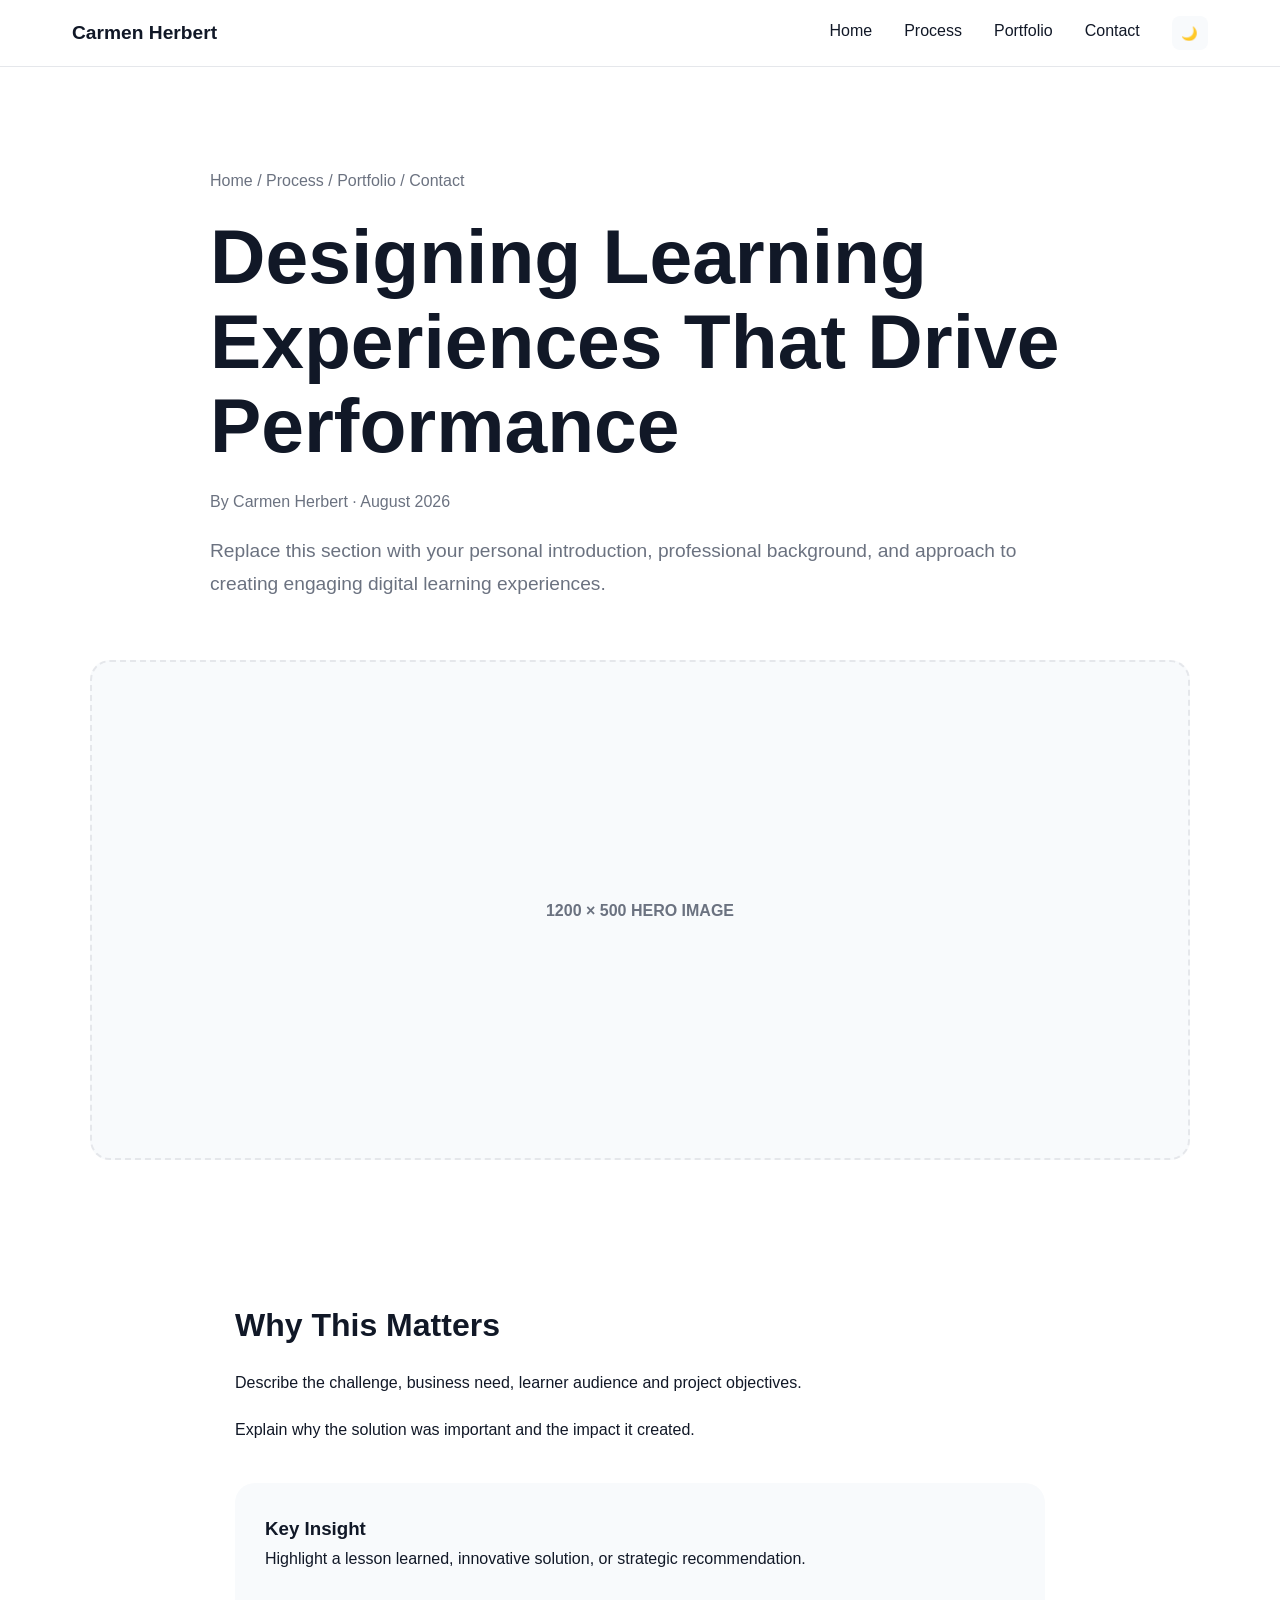
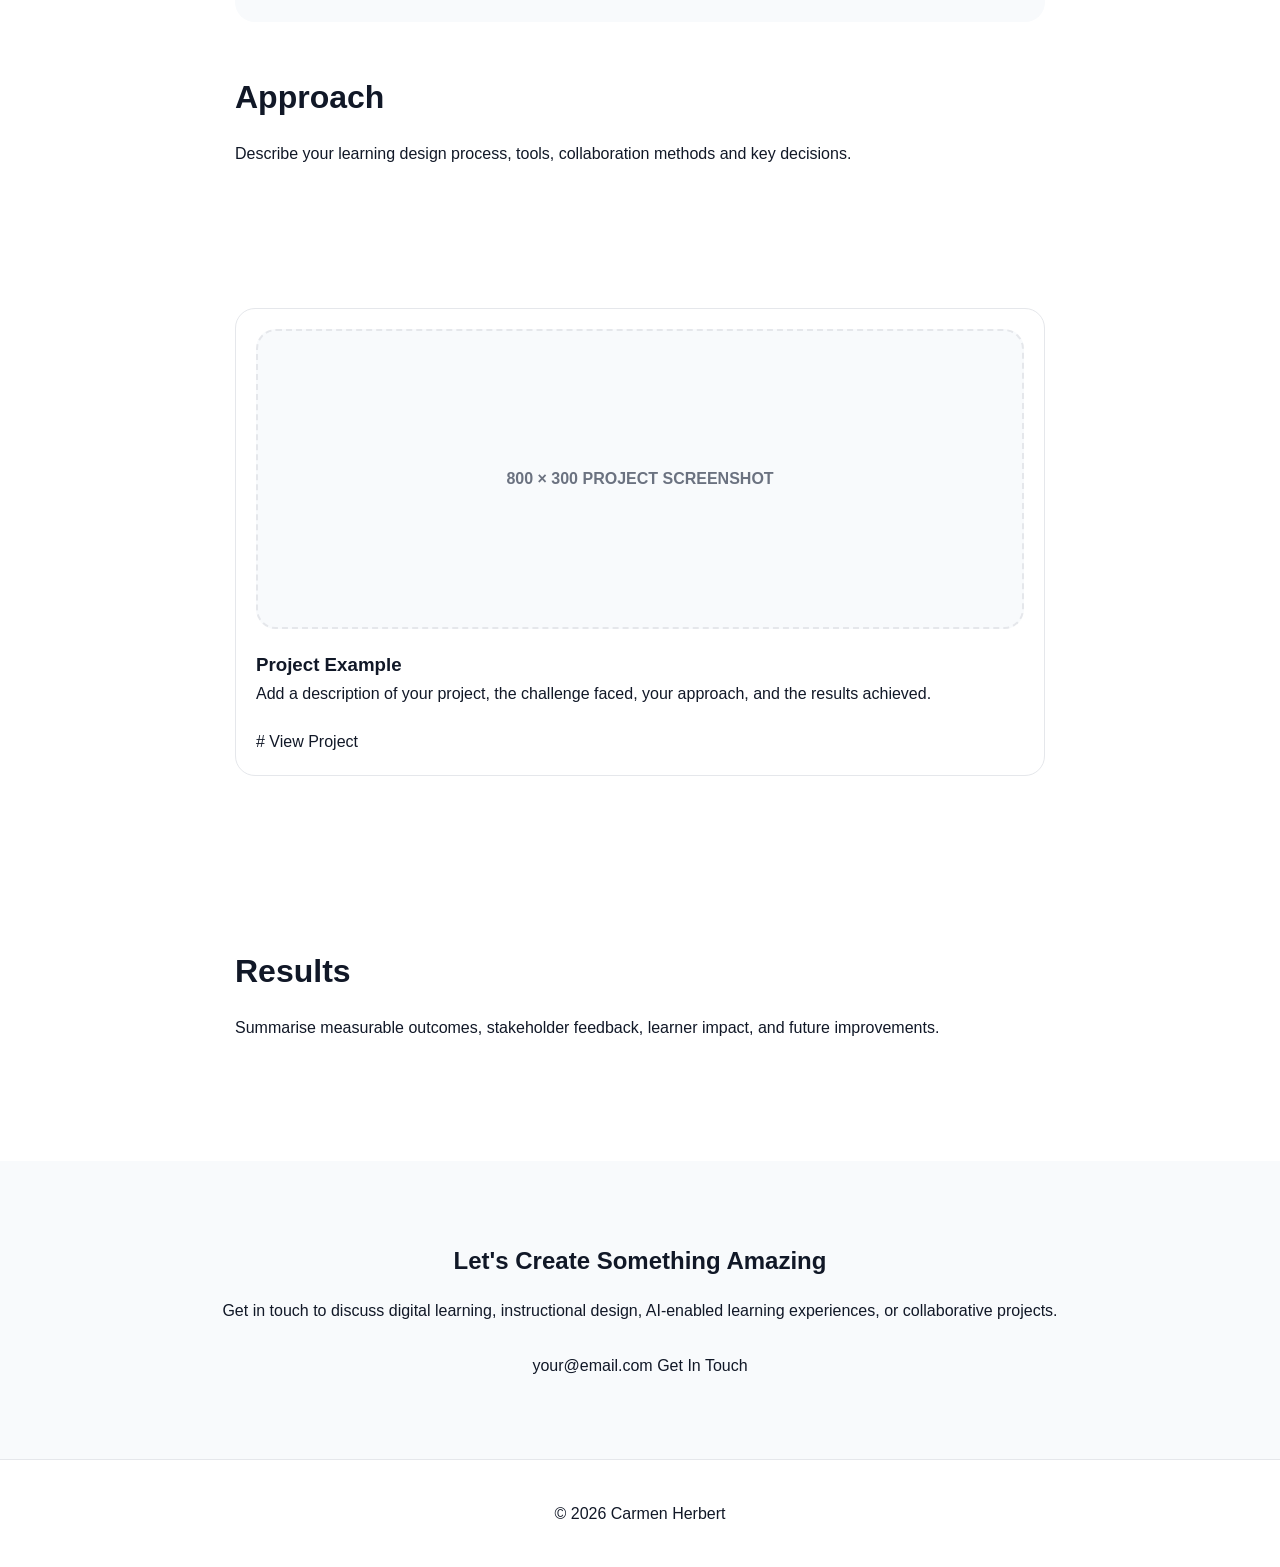
<file: Content.html>
<!DOCTYPE html>
<html lang="en">
<head>
<meta charset="UTF-8">
<meta name="viewport" content="width=device-width, initial-scale=1.0">

<title>Carmen Herbert | Learning Experience Portfolio</title>

<style>

:root{
    --bg:#ffffff;
    --text:#111827;
    --muted:#6b7280;
    --card:#f8fafc;
    --border:#e5e7eb;
}

.dark{
    --bg:#0f172a;
    --text:#f8fafc;
    --muted:#94a3b8;
    --card:#1e293b;
    --border:#334155;
}

*{
    margin:0;
    padding:0;
    box-sizing:border-box;
}

html{
    scroll-behavior:smooth;
}

body{
    font-family:Arial, Helvetica, sans-serif;
    background:var(--bg);
    color:var(--text);
    line-height:1.7;
    transition:.3s ease;
}

/* NAVIGATION */

.menu a{
    text-decoration:none;
    color:var(--muted);
    padding-bottom:5px;
}

.menu a:hover{
    color:var(--text);
}

.menu a.active{
    color:var(--text);
    font-weight:bold;
    border-bottom:2px solid #2563eb;
}

header{
    position:sticky;
    top:0;
    background:var(--bg);
    border-bottom:1px solid var(--border);
    z-index:1000;
}

.nav{
    max-width:1200px;
    margin:auto;
    padding:1rem 2rem;

    display:flex;
    justify-content:space-between;
    align-items:center;
}

.logo{
    font-weight:bold;
    font-size:1.2rem;
}

.menu{
    display:flex;
    align-items:center;
    gap:2rem;
}

.menu a{
    text-decoration:none;
    color:var(--text);
}

.theme-btn{
    border:none;
    background:var(--card);
    color:var(--text);
    padding:.6rem;
    border-radius:8px;
    cursor:pointer;
}

.hamburger{
    display:none;
    background:none;
    border:none;
    color:var(--text);
    font-size:1.5rem;
    cursor:pointer;
}

/* HERO */

.hero{
    max-width:900px;
    margin:auto;
    padding:100px 20px 60px;
}

.breadcrumbs{
    color:var(--muted);
    margin-bottom:20px;
}

.hero h1{
    font-size:clamp(3rem,6vw,5rem);
    line-height:1.1;
    margin-bottom:20px;
}

.meta{
    color:var(--muted);
    margin-bottom:20px;
}

.intro{
    font-size:1.2rem;
    color:var(--muted);
}

/* CONTENT */

.content{
    max-width:850px;
    margin:auto;
    padding:40px 20px;
}

.content h2{
    margin:3rem 0 1rem;
    font-size:2rem;
}

.content p{
    margin-bottom:1.25rem;
}

.callout{
    background:var(--card);
    padding:30px;
    border-radius:20px;
    margin:40px 0;
}

/* PLACEHOLDER IMAGES */

.placeholder{
    background:var(--card);
    border:2px dashed var(--border);
    border-radius:20px;

    display:flex;
    justify-content:center;
    align-items:center;

    color:var(--muted);
    font-weight:bold;
    text-align:center;
}

.hero-placeholder{
    height:500px;
    margin:0 auto 50px;
    max-width:1100px;
}

.project-placeholder{
    height:300px;
    margin-bottom:20px;
}

/* PROJECT CARD */

.project-card{
    border:1px solid var(--border);
    border-radius:20px;
    padding:20px;
    margin:40px 0;
    transition:.3s ease;
}

.project-card:hover{
    transform:translateY(-5px);
}

.button{
    display:inline-block;
    background:#2563eb;
    color:white;
    text-decoration:none;
    padding:12px 20px;
    border-radius:10px;
    margin-top:10px;
}

/* CTA */

.cta{
    background:var(--card);
    text-align:center;
    padding:80px 20px;
    margin-top:60px;
}

.cta h2{
    margin-bottom:15px;
}

/* FOOTER */

footer{
    text-align:center;
    padding:40px;
    border-top:1px solid var(--border);
}

/* ANIMATION */

.reveal{
    opacity:0;
    transform:translateY(40px);
    transition:.8s ease;
}

.reveal.active{
    opacity:1;
    transform:translateY(0);
}

/* MOBILE */

@media(max-width:768px){

    .hamburger{
        display:block;
    }

    .menu{
        display:none;
        position:absolute;
        top:70px;
        left:0;
        right:0;
        background:var(--bg);
        flex-direction:column;
        padding:2rem;
        border-bottom:1px solid var(--border);
    }

    .menu.active{
        display:flex;
    }

    .hero h1{
        font-size:3rem;
    }
}

</style>

</head>

<body>

<header>

<nav class="nav">

<div class="logo">
Carmen Herbert
</div>

<button id="menu-toggle" class="hamburger">
☰
</button>

<div class="menu" id="menu">

<a href="index.html">Home</a>
<a href="process.html">Process</a>
<a href="portfolio.html">Portfolio</a>
<a href="contact.html">Contact</a>

<button id="theme-toggle" class="theme-btn">
🌙
</button>

</div>

</nav>

</header>

<main>

<section id="home" class="hero reveal">

<div class="breadcrumbs">
Home / Process / Portfolio / Contact
</div>

<h1>
Designing Learning Experiences That Drive Performance
</h1>

<div class="meta">
By Carmen Herbert · August 2026
</div>

<p class="intro">
Replace this section with your personal introduction, professional background, and approach to creating engaging digital learning experiences.
</p>

</section>

<div class="placeholder hero-placeholder reveal">
1200 × 500 HERO IMAGE
</div>

<section id="process" class="content reveal">

<h2>Why This Matters</h2>

<p>
Describe the challenge, business need, learner audience and project objectives.
</p>

<p>
Explain why the solution was important and the impact it created.
</p>

<div class="callout">

<h3>Key Insight</h3>

<p>
Highlight a lesson learned, innovative solution, or strategic recommendation.
</p>

</div>

<h2>Approach</h2>

<p>
Describe your learning design process, tools, collaboration methods and key decisions.
</p>

</section>

<section id="portfolio" class="content reveal">

<div class="project-card">

<div class="placeholder project-placeholder">
800 × 300 PROJECT SCREENSHOT
</div>

<h3>Project Example</h3>

<p>
Add a description of your project, the challenge faced, your approach, and the results achieved.
</p>

#
View Project
</a>

</div>

</section>

<section class="content reveal">

<h2>Results</h2>

<p>
Summarise measurable outcomes, stakeholder feedback, learner impact, and future improvements.
</p>

</section>

<section id="contact" class="cta reveal">

<h2>
Let's Create Something Amazing
</h2>

<p>
Get in touch to discuss digital learning, instructional design, AI-enabled learning experiences, or collaborative projects.
</p>

<br>

your@email.com
Get In Touch
</a>

</section>

</main>

<footer>

<p>© 2026 Carmen Herbert</p>

</footer>

<script>

/* Dark Mode */

const themeToggle =
document.getElementById("theme-toggle");

themeToggle.addEventListener("click",()=>{

document.body.classList.toggle("dark");

themeToggle.textContent =
document.body.classList.contains("dark")
? "☀️"
: "🌙";

});

/* Mobile Menu */

const menu =
document.getElementById("menu");

document
.getElementById("menu-toggle")
.addEventListener("click",()=>{

menu.classList.toggle("active");

});

/* Scroll Animation */

const observer =
new IntersectionObserver(entries=>{

entries.forEach(entry=>{

if(entry.isIntersecting){

entry.target.classList.add("active");

}

});

});

document
.querySelectorAll(".reveal")
.forEach(el=>observer.observe(el));

</script>

</body>
</html>
</file>
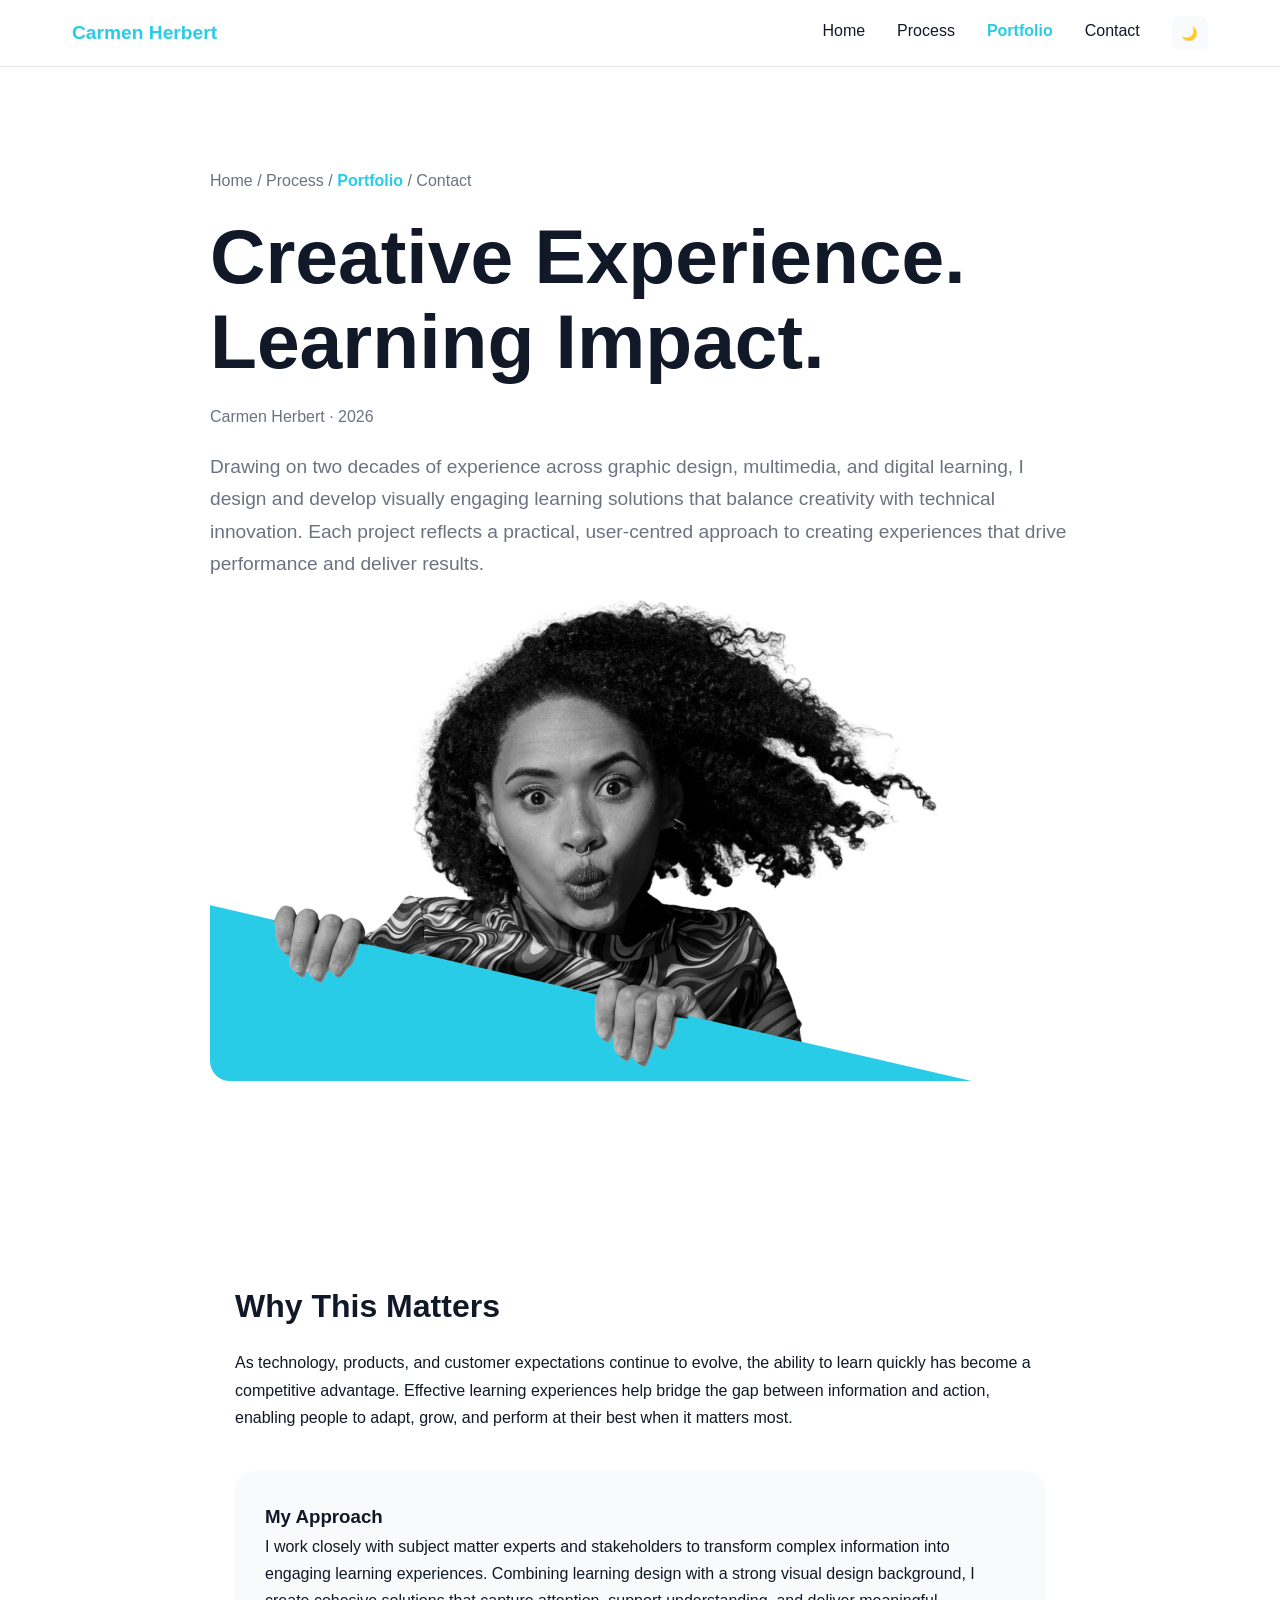
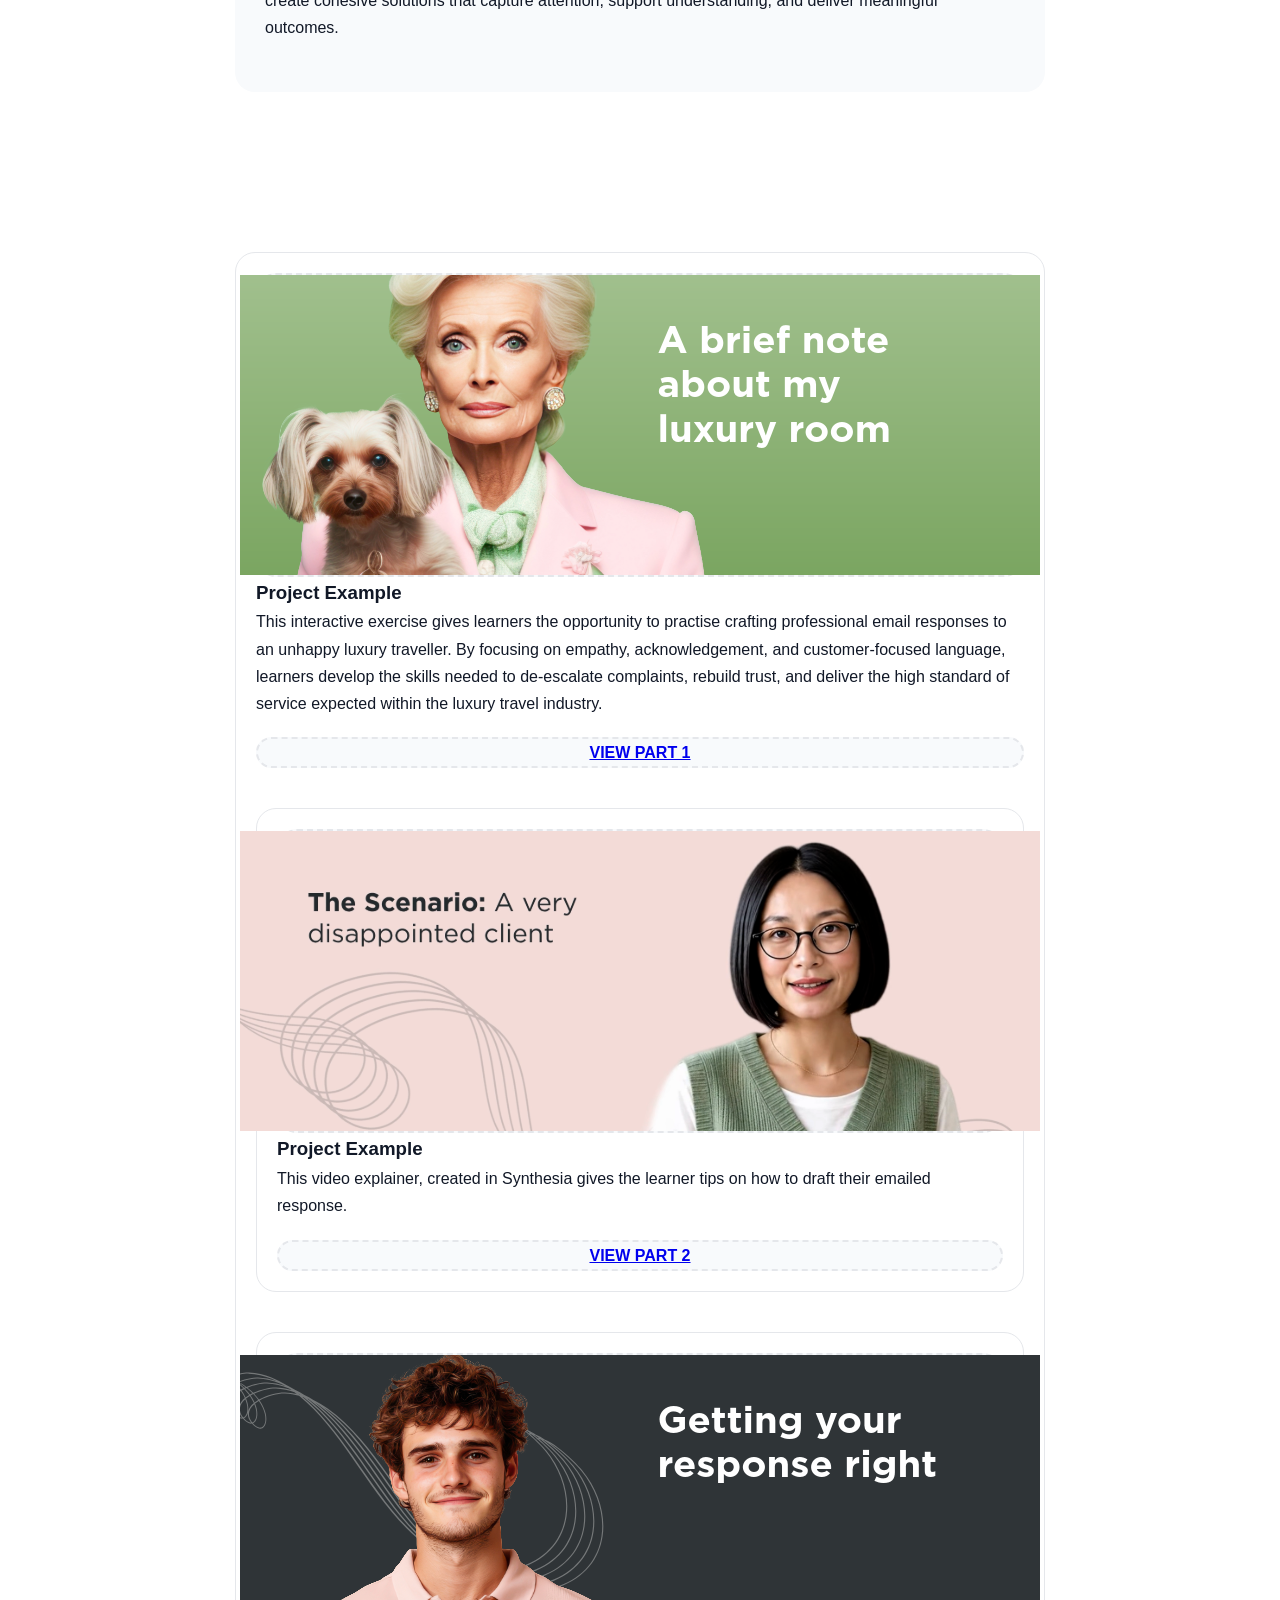
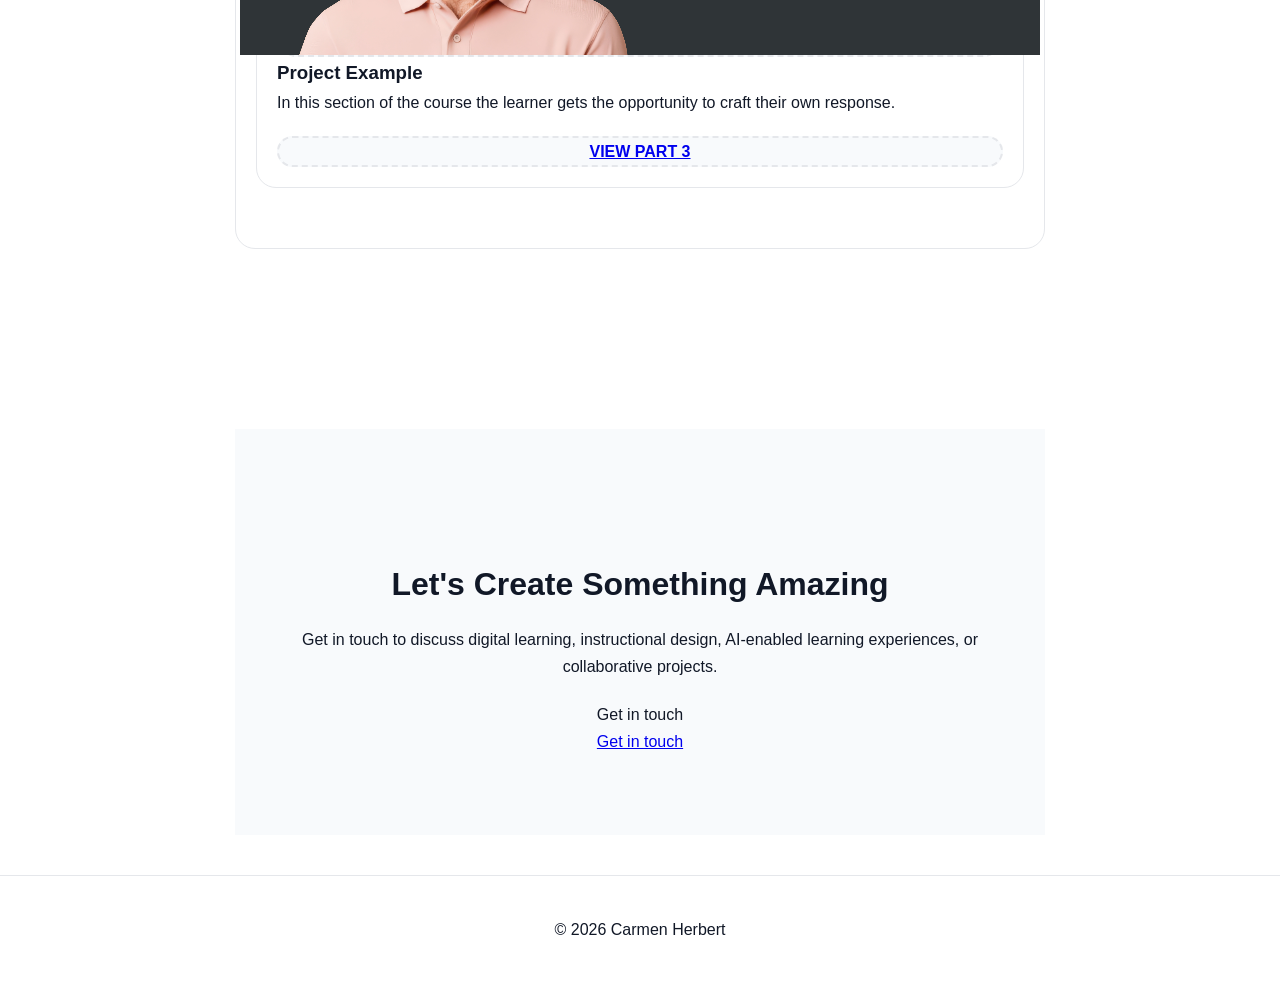
<file: portfolio.html>
<!DOCTYPE html>
<html lang="en">
<head>
<meta charset="UTF-8">
<meta name="viewport" content="width=device-width, initial-scale=1.0">

<title>Carmen Herbert | Learning Experience Portfolio</title>

<style>

:root{
    --bg:#ffffff;
    --text:#111827;
    --muted:#6b7280;
    --card:#f8fafc;
    --border:#e5e7eb;
}

.dark{
    --bg:#0f172a;
    --text:#f8fafc;
    --muted:#94a3b8;
    --card:#1e293b;
    --border:#334155;
}

*{
    margin:0;
    padding:0;
    box-sizing:border-box;
}

html{
    scroll-behavior:smooth;
}

body{
    font-family:Arial, Helvetica, sans-serif;
    background:var(--bg);
    color:var(--text);
    line-height:1.7;
    transition:.3s ease;
}

/* NAVIGATION */

.menu a{
    text-decoration:none;
    color:var(--muted);
    padding-bottom:5px;
}

.menu a:hover{
    color:var(--text);
}

.menu a.active{
    color:#29cce6;
    font-weight:700;
}

.menu a{
    text-decoration:none;
    color:var(--text);
    transition:.3s;
}

.menu a:hover{
    color:#29cce6;
}

header{
    position:sticky;
    top:0;
    background:var(--bg);
    border-bottom:1px solid var(--border);
    z-index:1000;
}

.nav{
    max-width:1200px;
    margin:auto;
    padding:1rem 2rem;

    display:flex;
    justify-content:space-between;
    align-items:center;
}

.logo{
    font-weight:bold;
    font-size:1.2rem;
    color:#29cce6;
}

.menu{
    display:flex;
    align-items:center;
    gap:2rem;
}

.menu a{
    text-decoration:none;
    color:var(--text);
}

.theme-btn{
    border:none;
    background:var(--card);
    color:var(--text);
    padding:.6rem;
    border-radius:8px;
    cursor:pointer;
}

.hamburger{
    display:none;
    background:none;
    border:none;
    color:var(--text);
    font-size:1.5rem;
    cursor:pointer;
}

/* HERO */

.hero{
    max-width:900px;
    margin:auto;
    padding:100px 20px 60px;
}
.hero-image{
    width:100%;
    max-width:1100px;
    height:500px;
    margin:0 auto 50px;

    background-size:cover;
    background-position:center;
    background-repeat:no-repeat;

    border-radius:20px;
}

.home-hero{
    background-image:url('images/home-hero.png');
}

.process-hero{
    background-image:url('images/process-hero.png');
}

.portfolio-hero{
    background-image:url('images/portfolio-hero.png');
}

.contact-hero{
    background-image:url('images/contact-hero.png');
}
    
.breadcrumbs{
    color:var(--muted);
    margin-bottom:20px;
}
.breadcrumbs a{
    color:var(--muted);
    text-decoration:none;
    transition:.3s;
}
.breadcrumbs a:hover{
    color:#29cce6;
}
.breadcrumbs a.active{
    color:#29cce6;
    font-weight:bold;
}

.hero h1{
    font-size:clamp(3rem,6vw,5rem);
    line-height:1.1;
    margin-bottom:20px;
}

.meta{
    color:var(--muted);
    margin-bottom:20px;
}

.intro{
    font-size:1.2rem;
    color:var(--muted);
}

/* CONTENT */

.content{
    max-width:850px;
    margin:auto;
    padding:40px 20px;
}

.content h2{
    margin:3rem 0 1rem;
    font-size:2rem;
}

.content p{
    margin-bottom:1.25rem;
}

.callout{
    background:var(--card);
    padding:30px;
    border-radius:20px;
    margin:40px 0;
}

/* PLACEHOLDER IMAGES */

.placeholder{
    background:var(--card);
    border:2px dashed var(--border);
    border-radius:20px;

    display:flex;
    justify-content:center;
    align-items:center;

    color:var(--muted);
    font-weight:bold;
    text-align:center;
}

.hero-placeholder{
    height:500px;
    margin:0 auto 50px;
    max-width:1100px;
}

.project-image{
    width:100%;
    height:auto;
    border-radius:20px;
    margin-bottom:20px;
    display:block;
}

/* PROJECT CARD */

.project-card{
    border:1px solid var(--border);
    border-radius:20px;
    padding:20px;
    margin:40px 0;
    transition:.3s ease;
}

.project-card:hover{
    transform:translateY(-5px);
}

.button{
    display:inline-block;
    background:#2563eb;
    color:white;
    text-decoration:none;
    padding:12px 20px;
    border-radius:10px;
    margin-top:10px;
}

/* CTA */

.cta{
    background:var(--card);
    text-align:center;
    padding:80px 20px;
    margin-top:60px;
}

.cta h2{
    margin-bottom:15px;
}

/* FOOTER */

footer{
    text-align:center;
    padding:40px;
    border-top:1px solid var(--border);
}

/* ANIMATION */

.reveal{
    opacity:0;
    transform:translateY(40px);
    transition:.8s ease;
}

.reveal.active{
    opacity:1;
    transform:translateY(0);
}

/* MOBILE */

@media(max-width:768px){

    .hamburger{
        display:block;
    }

    .menu{
        display:none;
        position:absolute;
        top:70px;
        left:0;
        right:0;
        background:var(--bg);
        flex-direction:column;
        padding:2rem;
        border-bottom:1px solid var(--border);
    }

    .menu.active{
        display:flex;
    }

    .hero h1{
        font-size:3rem;
    }
}

</style>

</head>

<body>

<header>

<nav class="nav">

<div class="logo">
Carmen Herbert
</div>

<button id="menu-toggle" class="hamburger">
☰
</button>

<div class="menu" id="menu">

<a href="index.html">Home</a>
<a href="process.html">Process</a>
<a href="portfolio.html">Portfolio</a>
<a href="contact.html">Contact</a>

<button id="theme-toggle" class="theme-btn">
🌙
</button>

</div>

</nav>

</header>

<main>

<section id="home" class="hero reveal">

<div class="breadcrumbs">

<a href="index.html">Home</a>
<span>/</span>

<a href="process.html">Process</a>
<span>/</span>

<a href="portfolio.html">Portfolio</a>
<span>/</span>

<a href="contact.html">Contact</a>

</div>

<h1>
Creative Experience. Learning Impact.
</h1>

<div class="meta">
Carmen Herbert · 2026
</div>

<p class="intro">
Drawing on two decades of experience across graphic design, multimedia, and digital learning, I design and develop visually engaging learning solutions that balance creativity with technical innovation. Each project reflects a practical, user-centred approach to creating experiences that drive performance and deliver results.

<div class="hero-image portfolio-hero"></div>
</section>



<section id="process" class="content reveal">

<h2>Why This Matters</h2>

<p>
As technology, products, and customer expectations continue to evolve, the ability to learn quickly has become a competitive advantage. Effective learning experiences help bridge the gap between information and action, enabling people to adapt, grow, and perform at their best when it matters most.</p>



<div class="callout">

<h3>My Approach</h3>

<p>
I work closely with subject matter experts and stakeholders to transform complex information into engaging learning experiences. Combining learning design with a strong visual design background, I create cohesive solutions that capture attention, support understanding, and deliver meaningful outcomes.
</p>

</div>


</section>

<section id="portfolio" class="content reveal">

<div class="project-card">

<div class="placeholder project-placeholder">
    <img src="images/project1.png" alt="Project Example">
</div>

<h3>Project Example</h3>

<p>
This interactive exercise gives learners the opportunity to practise crafting professional email responses to an unhappy luxury traveller. By focusing on empathy, acknowledgement, and customer-focused language, learners develop the skills needed to de-escalate complaints, rebuild trust, and deliver the high standard of service expected within the luxury travel industry.</p>
<div class="placeholder project-placeholder">
    <a href="projects/A brief note/story.html " target="_blank">VIEW PART 1</a>
</div>


    <div class="project-card">

<div class="placeholder project-placeholder">
    <img src="images/project3.png" alt="Project Example">
</div>

<h3>Project Example</h3>

<p>
This video explainer, created in Synthesia gives the learner tips on how to draft their emailed response. </p>

<div class="placeholder project-placeholder">
    <a href="projects/instructions/story.html" target="_blank">VIEW PART 2</a>
</div>

</div>

    <div class="project-card">

<div class="placeholder project-placeholder">
    <img src="images/project2.png" alt="Project Example">
</div>
        
<h3>Project Example</h3>

<p>
In this section of the course the learner gets the opportunity to craft their own response.</p>

<div class="placeholder project-placeholder">
    <a href="projects/response/story.html" target="_blank">VIEW PART 3</a>
</div>

</div>


</section>

<section class="content reveal">



<section id="contact" class="cta reveal">

<h2>
Let's Create Something Amazing
</h2>

<p>
Get in touch to discuss digital learning, instructional design, AI-enabled learning experiences, or collaborative projects.
</p>
Get in touch
<br>

<a href="mailto:scherbert@rocketmail.com">Get in touch</a>    

</a>

</section>

</main>

<footer>

<p>© 2026 Carmen Herbert</p>

</footer>

<script>

/* Dark Mode */

const themeToggle =
document.getElementById("theme-toggle");

themeToggle.addEventListener("click",()=>{

document.body.classList.toggle("dark");

themeToggle.textContent =
document.body.classList.contains("dark")
? "☀️"
: "🌙";

});

/* Mobile Menu */

const menu =
document.getElementById("menu");

document
.getElementById("menu-toggle")
.addEventListener("click",()=>{

menu.classList.toggle("active");

});

/* Active Page */
 

document.addEventListener("DOMContentLoaded", () => {
 
    const currentPage =
        window.location.pathname.split("/").pop() || "index.html";

    document
        .querySelectorAll(".menu a, .breadcrumbs a")
        .forEach(link => {

            const href = link.getAttribute("href");
    
            if (
                href.toLowerCase() ===
                currentPage.toLowerCase()
            ) {
                link.classList.add("active");
            }
        });
});

    
/* Scroll Animation */

const observer =
new IntersectionObserver(entries=>{

entries.forEach(entry=>{

if(entry.isIntersecting){

entry.target.classList.add("active");

}

});

});

document
.querySelectorAll(".reveal")
.forEach(el=>observer.observe(el));

</script>

</body>
</html>
</file>
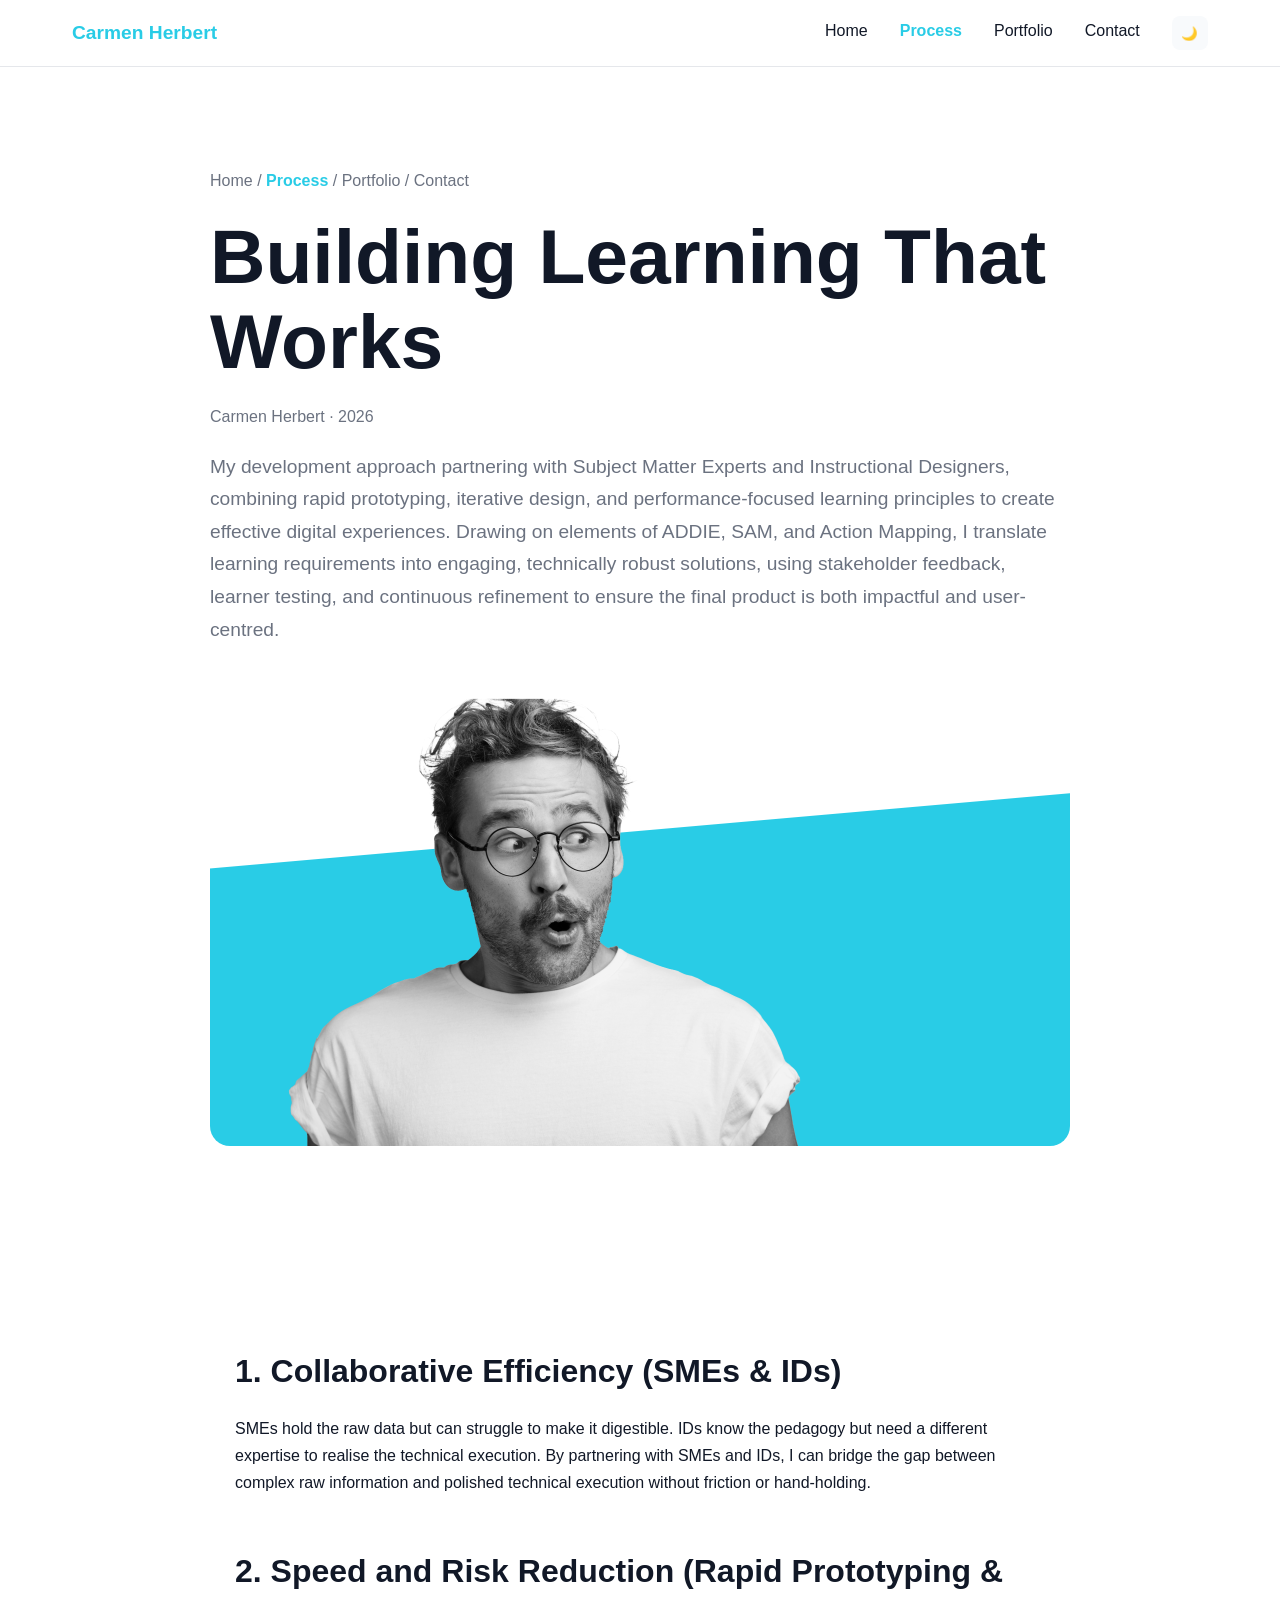
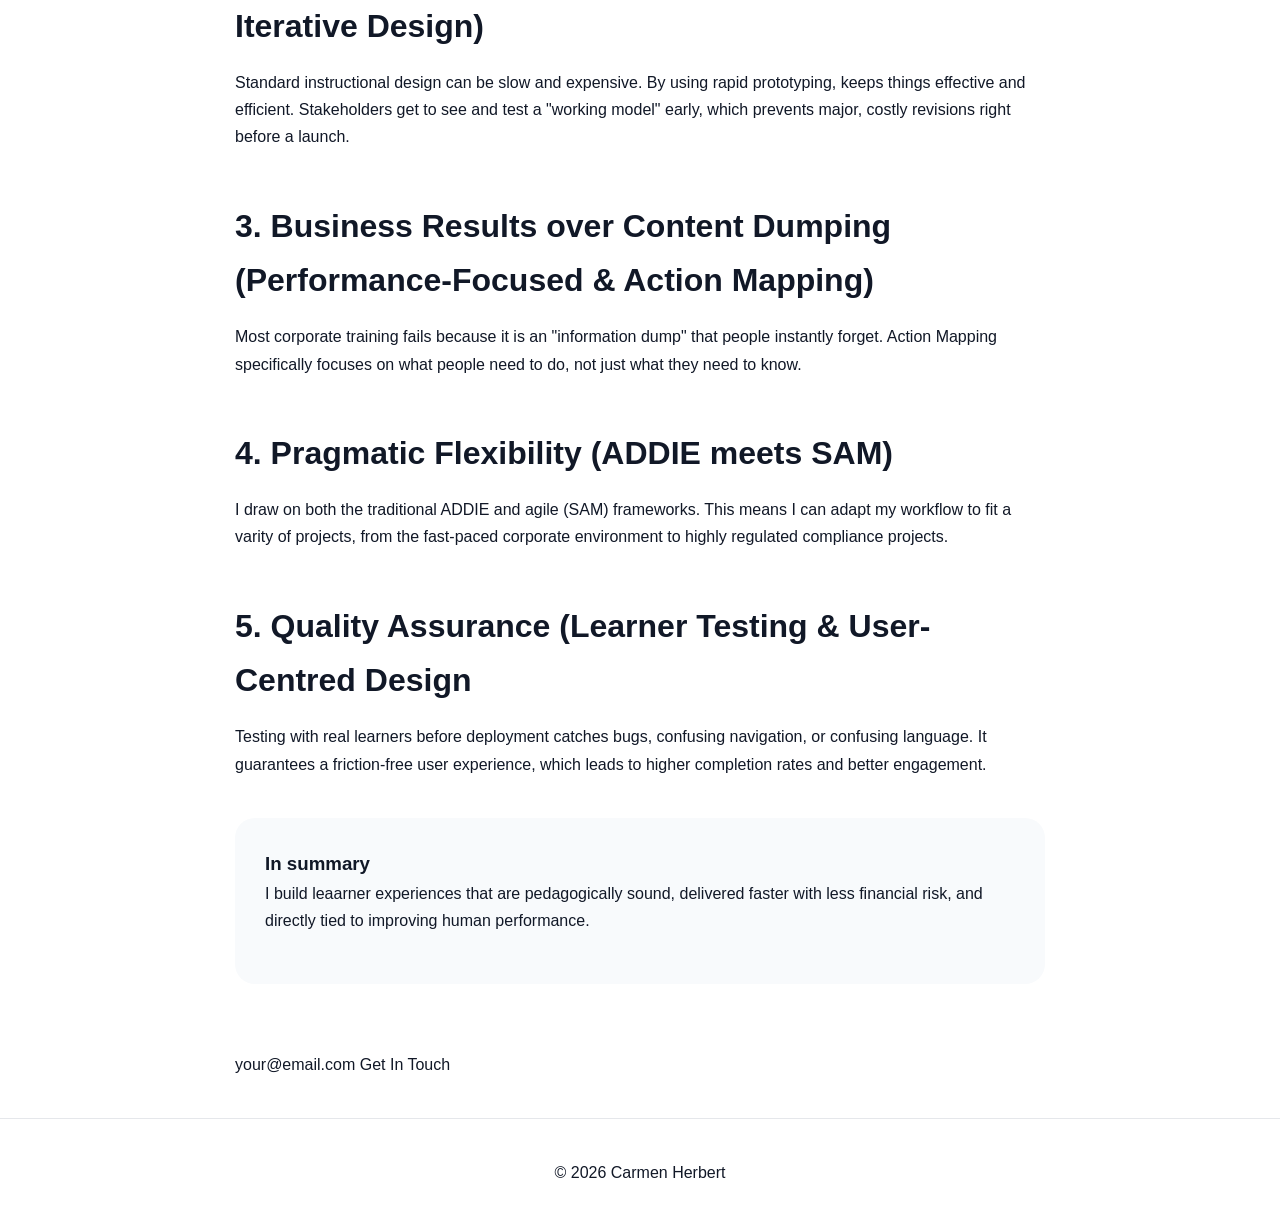
<file: process.html>
<!DOCTYPE html>
<html lang="en">
<head>
<meta charset="UTF-8">
<meta name="viewport" content="width=device-width, initial-scale=1.0">

<title>Carmen Herbert | Learning Experience Portfolio</title>

<style>

:root{
    --bg:#ffffff;
    --text:#111827;
    --muted:#6b7280;
    --card:#f8fafc;
    --border:#e5e7eb;
}

.dark{
    --bg:#0f172a;
    --text:#f8fafc;
    --muted:#94a3b8;
    --card:#1e293b;
    --border:#334155;
}

*{
    margin:0;
    padding:0;
    box-sizing:border-box;
}

html{
    scroll-behavior:smooth;
}

body{
    font-family:Arial, Helvetica, sans-serif;
    background:var(--bg);
    color:var(--text);
    line-height:1.7;
    transition:.3s ease;
}

/* NAVIGATION */

.menu a{
    text-decoration:none;
    color:var(--muted);
    padding-bottom:5px;
}

.menu a:hover{
    color:var(--text);
}

.menu a.active{
    color:#29cce6;
    font-weight:700;
}

.menu a{
    text-decoration:none;
    color:var(--text);
    transition:.3s;
}

.menu a:hover{
    color:#29cce6;
}

header{
    position:sticky;
    top:0;
    background:var(--bg);
    border-bottom:1px solid var(--border);
    z-index:1000;
}

.nav{
    max-width:1200px;
    margin:auto;
    padding:1rem 2rem;

    display:flex;
    justify-content:space-between;
    align-items:center;
}

.logo{
    font-weight:bold;
    font-size:1.2rem;
    color:#29cce6;
}

.menu{
    display:flex;
    align-items:center;
    gap:2rem;
}

.menu a{
    text-decoration:none;
    color:var(--text);
}

.theme-btn{
    border:none;
    background:var(--card);
    color:var(--text);
    padding:.6rem;
    border-radius:8px;
    cursor:pointer;
}

.hamburger{
    display:none;
    background:none;
    border:none;
    color:var(--text);
    font-size:1.5rem;
    cursor:pointer;
}

/* HERO */

.hero{
    max-width:900px;
    margin:auto;
    padding:100px 20px 60px;
}
.hero-image{
    width:100%;
    max-width:1100px;
    height:500px;
    margin:0 auto 50px;

    background-size:cover;
    background-position:center;
    background-repeat:no-repeat;

    border-radius:20px;
}

.home-hero{
    background-image:url('images/home-hero.png');
}

.process-hero{
    background-image:url('images/process-hero.png');
}

.portfolio-hero{
    background-image:url('images/portfolio-hero.png');
}

.contact-hero{
    background-image:url('images/contact-hero.png');
}
    
.breadcrumbs{
    color:var(--muted);
    margin-bottom:20px;
}
.breadcrumbs a{
    color:var(--muted);
    text-decoration:none;
    transition:.3s;
}
.breadcrumbs a:hover{
    color:#29cce6;
}
.breadcrumbs a.active{
    color:#29cce6;
    font-weight:bold;
}

.hero h1{
    font-size:clamp(3rem,6vw,5rem);
    line-height:1.1;
    margin-bottom:20px;
}

.meta{
    color:var(--muted);
    margin-bottom:20px;
}

.intro{
    font-size:1.2rem;
    color:var(--muted);
}

/* CONTENT */

.content{
    max-width:850px;
    margin:auto;
    padding:40px 20px;
}

.content h2{
    margin:3rem 0 1rem;
    font-size:2rem;
}

.content p{
    margin-bottom:1.25rem;
}

.callout{
    background:var(--card);
    padding:30px;
    border-radius:20px;
    margin:40px 0;
}

/* PLACEHOLDER IMAGES */

.placeholder{
    background:var(--card);
    border:2px dashed var(--border);
    border-radius:20px;

    display:flex;
    justify-content:center;
    align-items:center;

    color:var(--muted);
    font-weight:bold;
    text-align:center;
}

.hero-placeholder{
    height:500px;
    margin:0 auto 50px;
    max-width:1100px;
}

.project-placeholder{
    height:300px;
    margin-bottom:20px;
}

/* PROJECT CARD */

.project-card{
    border:1px solid var(--border);
    border-radius:20px;
    padding:20px;
    margin:40px 0;
    transition:.3s ease;
}

.project-card:hover{
    transform:translateY(-5px);
}

.button{
    display:inline-block;
    background:#2563eb;
    color:white;
    text-decoration:none;
    padding:12px 20px;
    border-radius:10px;
    margin-top:10px;
}

/* CTA */

.cta{
    background:var(--card);
    text-align:center;
    padding:80px 20px;
    margin-top:60px;
}

.cta h2{
    margin-bottom:15px;
}

/* FOOTER */

footer{
    text-align:center;
    padding:40px;
    border-top:1px solid var(--border);
}

/* ANIMATION */

.reveal{
    opacity:0;
    transform:translateY(40px);
    transition:.8s ease;
}

.reveal.active{
    opacity:1;
    transform:translateY(0);
}

/* MOBILE */

@media(max-width:768px){

    .hamburger{
        display:block;
    }

    .menu{
        display:none;
        position:absolute;
        top:70px;
        left:0;
        right:0;
        background:var(--bg);
        flex-direction:column;
        padding:2rem;
        border-bottom:1px solid var(--border);
    }

    .menu.active{
        display:flex;
    }

    .hero h1{
        font-size:3rem;
    }
}

</style>

</head>

<body>

<header>

<nav class="nav">

<div class="logo">
Carmen Herbert
</div>

<button id="menu-toggle" class="hamburger">
☰
</button>

<div class="menu" id="menu">

<a href="index.html">Home</a>
<a href="process.html">Process</a>
<a href="portfolio.html">Portfolio</a>
<a href="contact.html">Contact</a>

<button id="theme-toggle" class="theme-btn">
🌙
</button>

</div>

</nav>

</header>

<main>

<section id="home" class="hero reveal">

<div class="breadcrumbs">

<a href="index.html">Home</a>
<span>/</span>

<a href="process.html">Process</a>
<span>/</span>

<a href="portfolio.html">Portfolio</a>
<span>/</span>

<a href="contact.html">Contact</a>

</div>

<h1>
Building Learning That Works
</h1>

<div class="meta">
Carmen Herbert · 2026
</div>

<p class="intro">
My development approach partnering with Subject Matter Experts and Instructional Designers, combining rapid prototyping, iterative design, and performance-focused learning principles to create effective digital experiences. Drawing on elements of ADDIE, SAM, and Action Mapping, I translate learning requirements into engaging, technically robust solutions, using stakeholder feedback, learner testing, and continuous refinement to ensure the final product is both impactful and user-centred.
<div class="hero-image process-hero"></div>
</section>



<section id="process" class="content reveal">

<h2>1. Collaborative Efficiency (SMEs & IDs)</h2>

<p>
SMEs hold the raw data but can struggle to make it digestible. IDs know the pedagogy but need a different expertise to realise the  technical execution. By partnering with SMEs and IDs, I can bridge the gap between complex raw information and polished technical execution without friction or hand-holding.
</p>


<h2>2. Speed and Risk Reduction (Rapid Prototyping & Iterative Design)</h2>

<p>
Standard instructional design can be slow and expensive. By using rapid prototyping, keeps things effective and efficient. Stakeholders get to see and test a "working model" early, which prevents major, costly revisions right before a launch.
</p>


<h2>3. Business Results over Content Dumping (Performance-Focused & Action Mapping)</h2>

<p>
Most corporate training fails because it is an "information dump" that people instantly forget. Action Mapping specifically focuses on what people need to do, not just what they need to know. </p>


<h2>4. Pragmatic Flexibility (ADDIE meets SAM)</h2>

<p>
I draw on both the traditional ADDIE and agile (SAM) frameworks. This means I can adapt my workflow to fit a varity of projects, from the fast-paced corporate environment to highly regulated compliance projects.</p>


<h2>5. Quality Assurance (Learner Testing & User-Centred Design</h2>

<p>
Testing with real learners before deployment catches bugs, confusing navigation, or confusing language. It guarantees a friction-free user experience, which leads to higher completion rates and better engagement.</p>


    
<div class="callout">

<h3>In summary</h3>

<p>
I build leaarner experiences that are pedagogically sound, delivered faster with less financial risk, and directly tied to improving human performance. </p>

</div>


<br>

your@email.com
Get In Touch
</a>

</section>

</main>

<footer>

<p>© 2026 Carmen Herbert</p>

</footer>

<script>

/* Dark Mode */

const themeToggle =
document.getElementById("theme-toggle");

themeToggle.addEventListener("click",()=>{

document.body.classList.toggle("dark");

themeToggle.textContent =
document.body.classList.contains("dark")
? "☀️"
: "🌙";

});

/* Mobile Menu */

const menu =
document.getElementById("menu");

document
.getElementById("menu-toggle")
.addEventListener("click",()=>{

menu.classList.toggle("active");

});

/* Active Page */
 

document.addEventListener("DOMContentLoaded", () => {
 
    const currentPage =
        window.location.pathname.split("/").pop() || "index.html";

    document
        .querySelectorAll(".menu a, .breadcrumbs a")
        .forEach(link => {

            const href = link.getAttribute("href");
    
            if (
                href.toLowerCase() ===
                currentPage.toLowerCase()
            ) {
                link.classList.add("active");
            }
        });
});

    
/* Scroll Animation */

const observer =
new IntersectionObserver(entries=>{

entries.forEach(entry=>{

if(entry.isIntersecting){

entry.target.classList.add("active");

}

});

});

document
.querySelectorAll(".reveal")
.forEach(el=>observer.observe(el));

</script>

</body>
</html>
</file>
